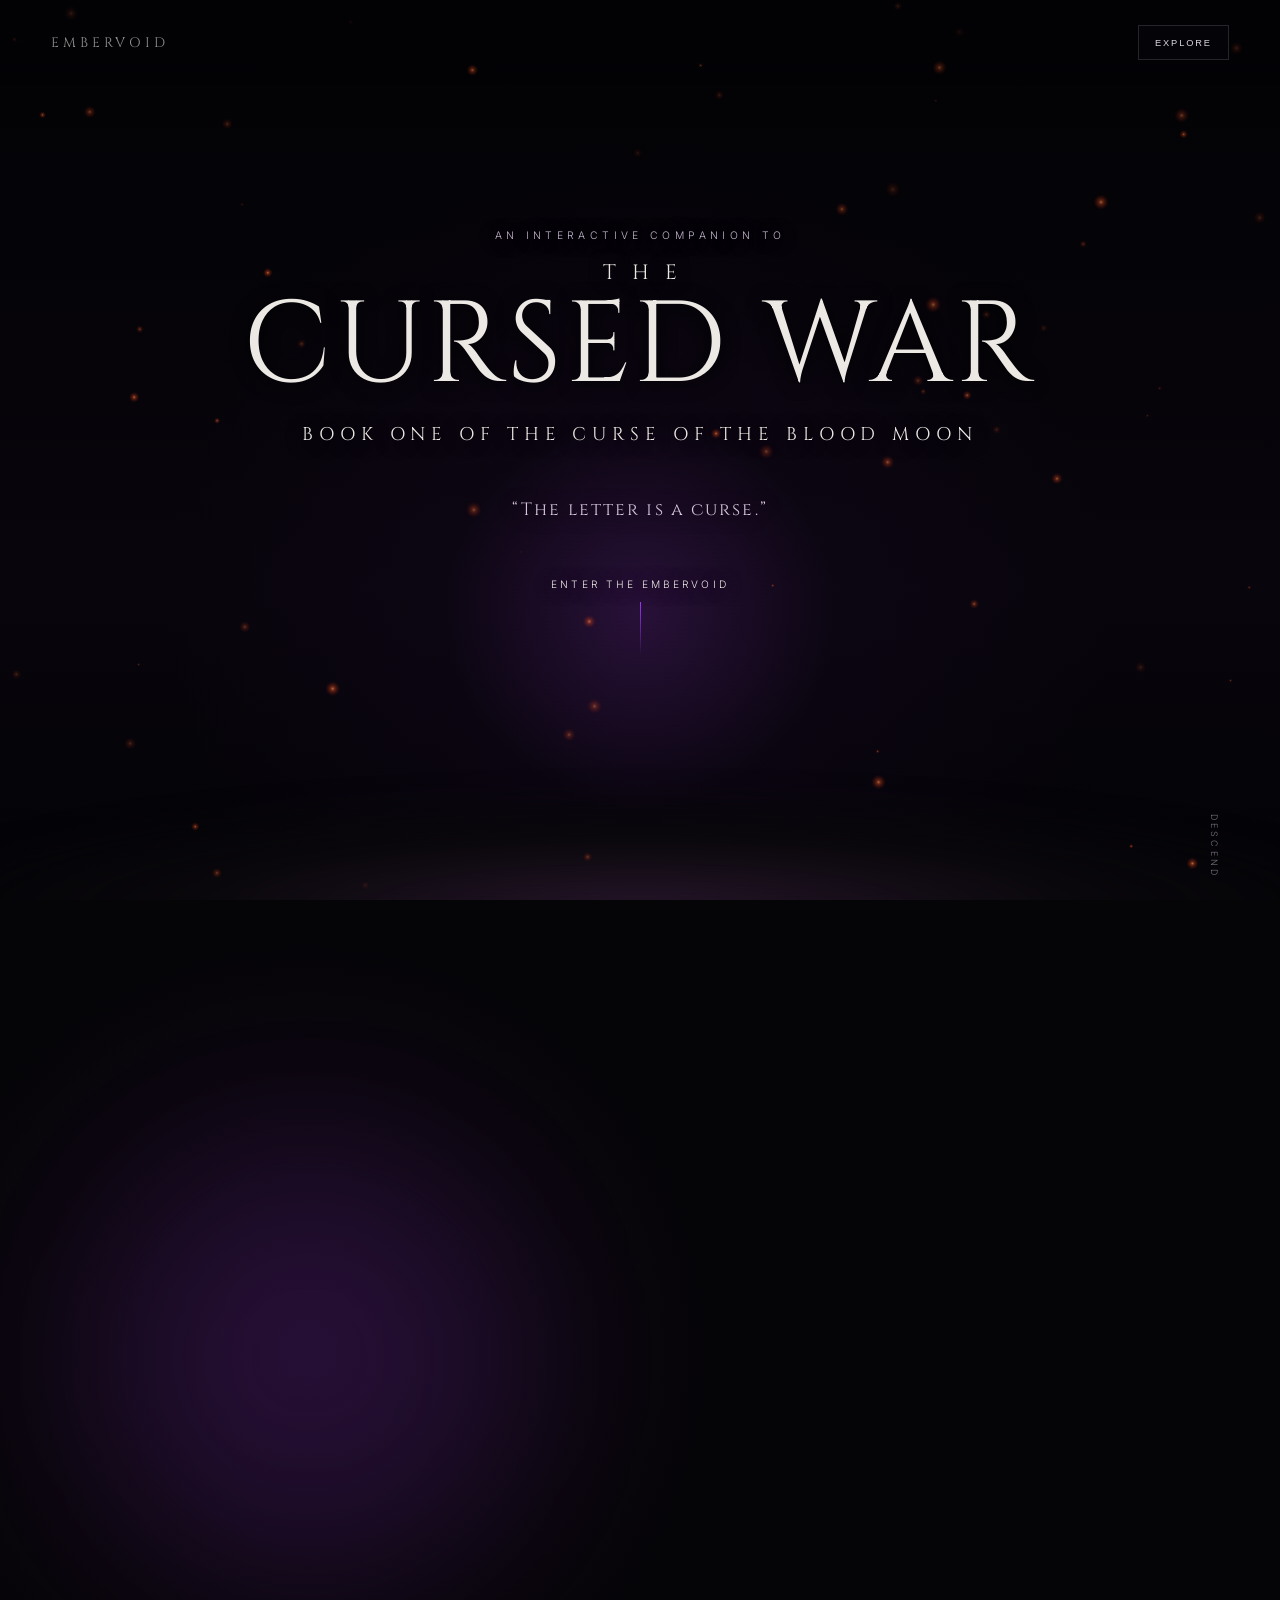
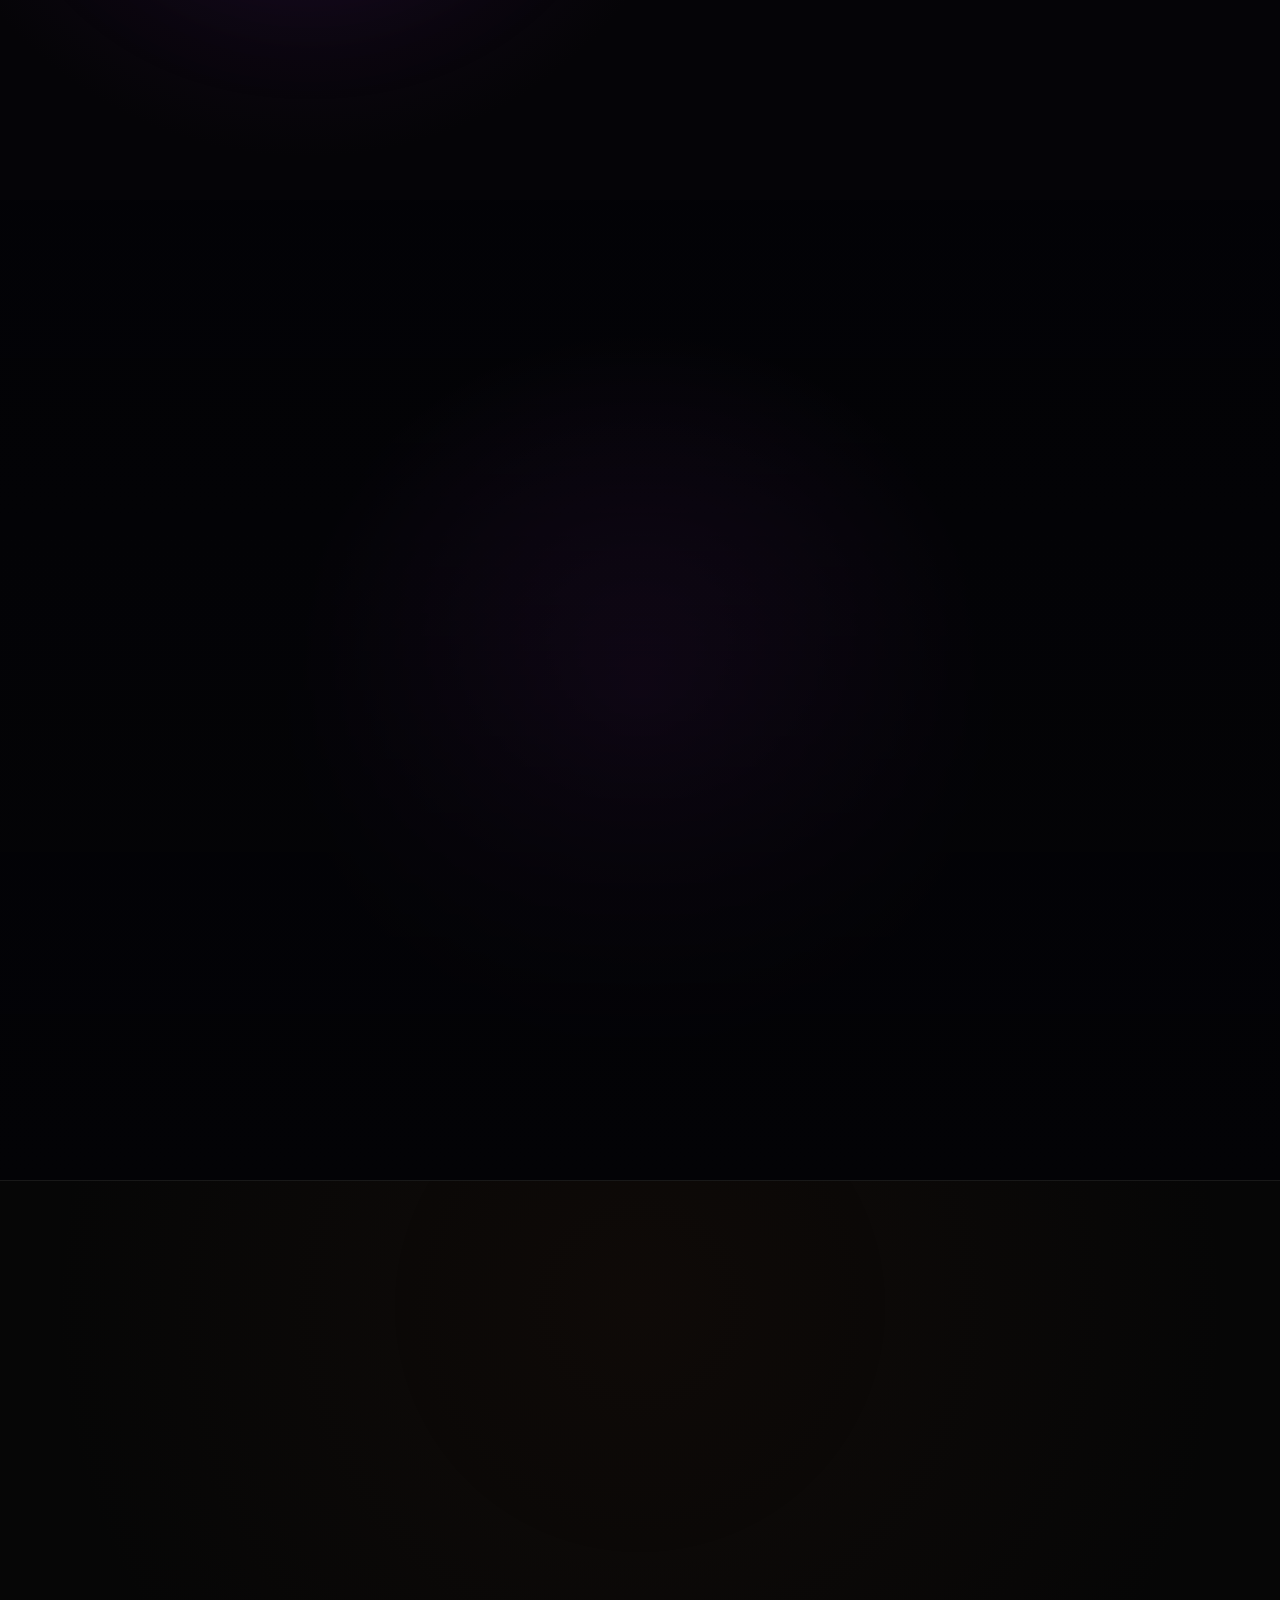
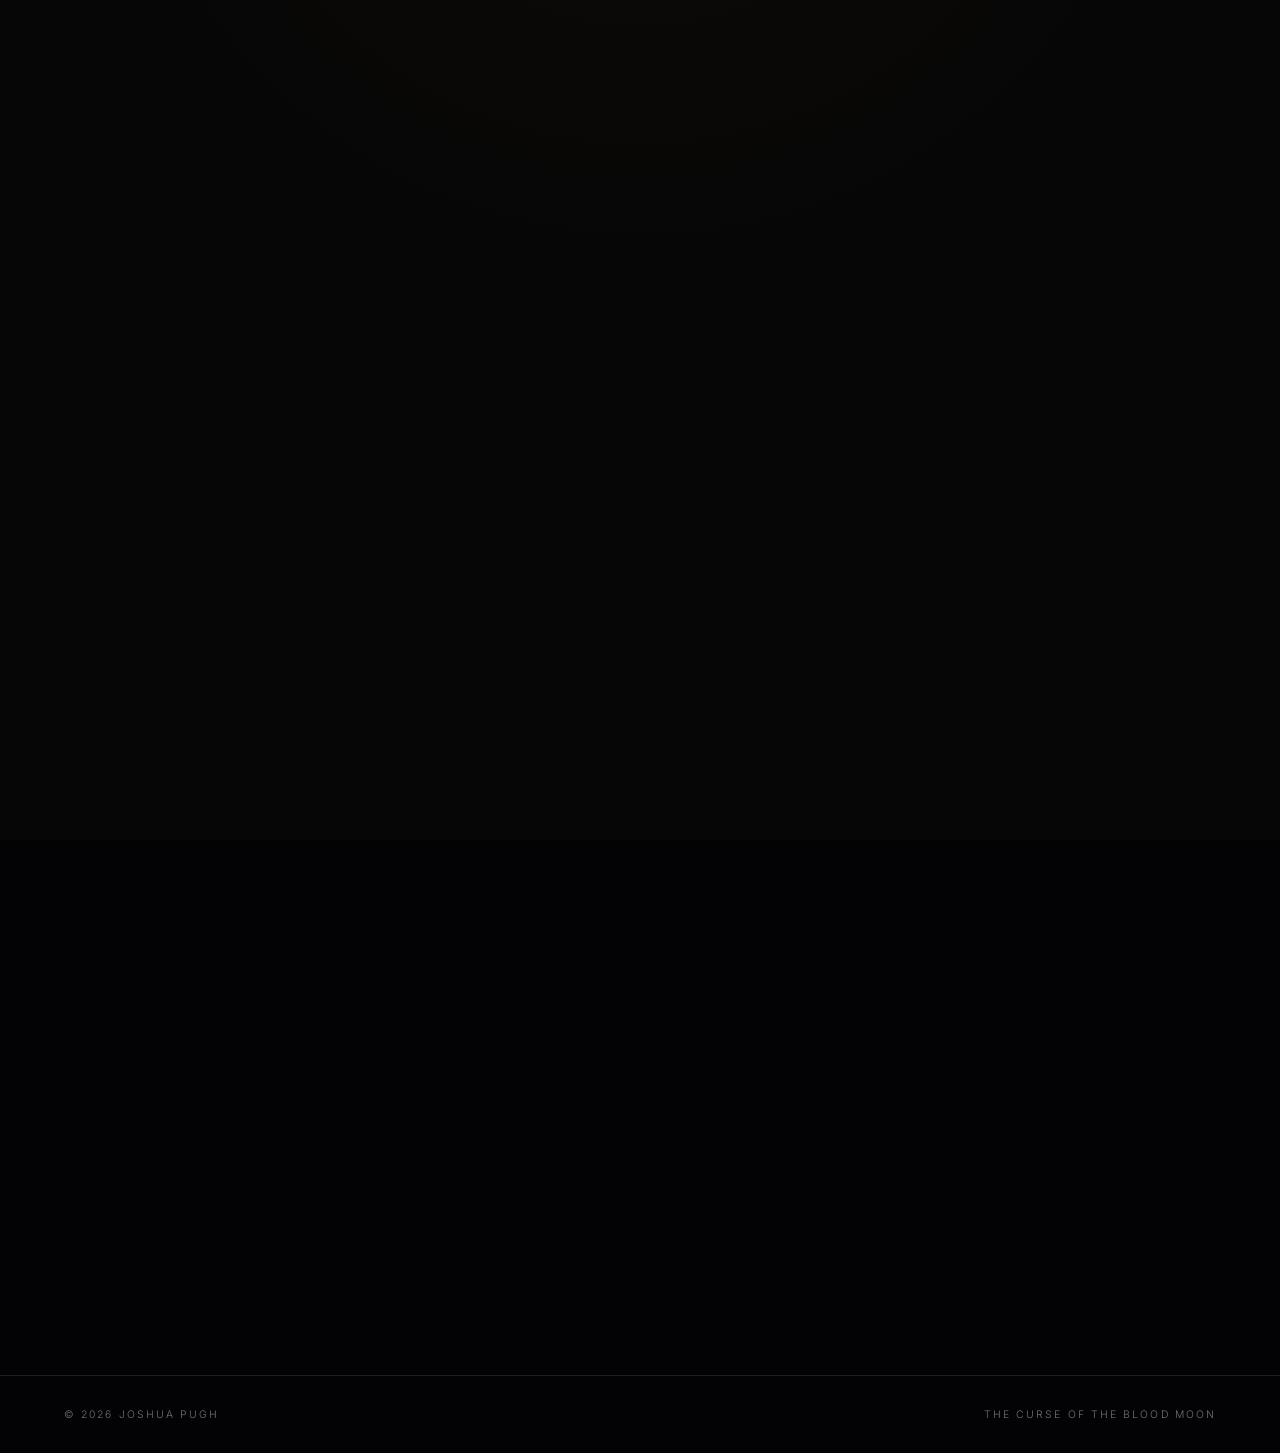
<file: index.html>
<!doctype html><html lang="en"><head><meta charset="utf-8"><meta name="viewport" content="width=device-width,initial-scale=1"><meta name="description" content="Embervoid is the interactive companion to The Cursed War, Book One of The Curse of the Blood Moon by Joshua Pugh."><title>The Cursed War | Embervoid</title><link rel="preconnect" href="https://fonts.googleapis.com"><link rel="preconnect" href="https://fonts.gstatic.com" crossorigin><link href="https://fonts.googleapis.com/css2?family=Cinzel:wght@400;500;600&family=Inter:wght@300;400;500&display=swap" rel="stylesheet"><link rel="stylesheet" href="styles.css"><link rel="stylesheet" href="home.css"></head><body><canvas id="embers" aria-hidden="true"></canvas><header class="site-header"><a class="wordmark" href="index.html" aria-label="Embervoid home">EMBERVOID</a><nav aria-label="Primary navigation"><a href="book.html">The Book</a><a href="world.html">The World</a><a href="archive.html">The Archive</a><a href="road.html">The Road</a><a href="adventures.html">Adventures</a><a href="about.html">About</a></nav></header><main><section class="void-hero" id="home"><div class="aura" aria-hidden="true"></div><div class="figure" aria-hidden="true"><div class="hood"></div><div class="flame"></div></div><div class="hero-copy"><p class="eyebrow">An interactive companion to</p><h1><span>The</span> Cursed War</h1><p class="subtitle">Book One of The Curse of the Blood Moon</p><p class="whisper">“The letter is a curse.”</p><a class="enter" href="book.html"><span>Enter the Embervoid</span><i aria-hidden="true"></i></a></div><p class="scroll-cue">Descend</p></section><section class="book-section" id="book"><div class="section-glow" aria-hidden="true"></div><div class="book-visual reveal"><div class="cover-halo" aria-hidden="true"></div><img src="assets/book-cover.jpg" alt="Cover of The Cursed War: The Curse of the Blood Moon"></div><div class="book-copy reveal"><p class="eyebrow">Book One</p><h2>A promise carried<br>through a cursed war.</h2><p>Seven years after a king died in his arms, Garrett still carries the weight of a promise across a continent fractured by old hatred. But some wars do not end. They sleep—until the blood runs again.</p><a class="text-link" href="book.html">Discover the book <span>→</span></a></div></section><section class="letter-section"><div class="letter-card reveal"><p class="eyebrow">A fragment from the dark</p><blockquote>“You carry a burden. It poisons your path. Even now, it claws at your sleep.”</blockquote><div class="violet-rule"></div><p class="letter-note">A sealed letter. A promise between brothers. A voice waiting in the dark.</p></div></section><section class="portal-section"><div class="portal-intro reveal"><p class="eyebrow">Paths through the Embervoid</p><h2>The world extends beyond the page.</h2><p>Enter only as far as you wish. The deeper paths hold lore, recovered campaign artifacts, disputed history, and stories that can be played.</p></div><div class="portal-grid"><a class="portal-card reveal" href="world.html"><span>01</span><h3>The World</h3><p>Kingdoms, places, roads, and the scars left behind by old wars.</p></a><a class="portal-card reveal" href="archive.html"><span>02</span><h3>The Archive</h3><p>Gods, calendars, observances, and recovered fragments of Gursol.</p></a><a class="portal-card reveal" href="road.html"><span>03</span><h3>A Word from the Road</h3><p>Bhalmuck’s wisdom, complaints, journal fragments, and unreliable history.</p></a><a class="portal-card reveal" href="adventures.html"><span>04</span><h3>Adventures</h3><p>Playable stories recovered from the campaign that began it all.</p></a></div></section><section class="home-author reveal"><div><p class="eyebrow">Behind the worlds</p><h2>I’m Joshua Pugh.</h2><p>Diesel technician, software developer, writer, and lifelong builder of stories, systems, games, and worlds.</p><a class="text-link" href="about.html">Beyond the page <span>→</span></a></div></section></main><footer><span>© <span id="year"></span> Joshua Pugh</span><span>The Curse of the Blood Moon</span></footer><script src="script.js"></script></body></html>
</file>
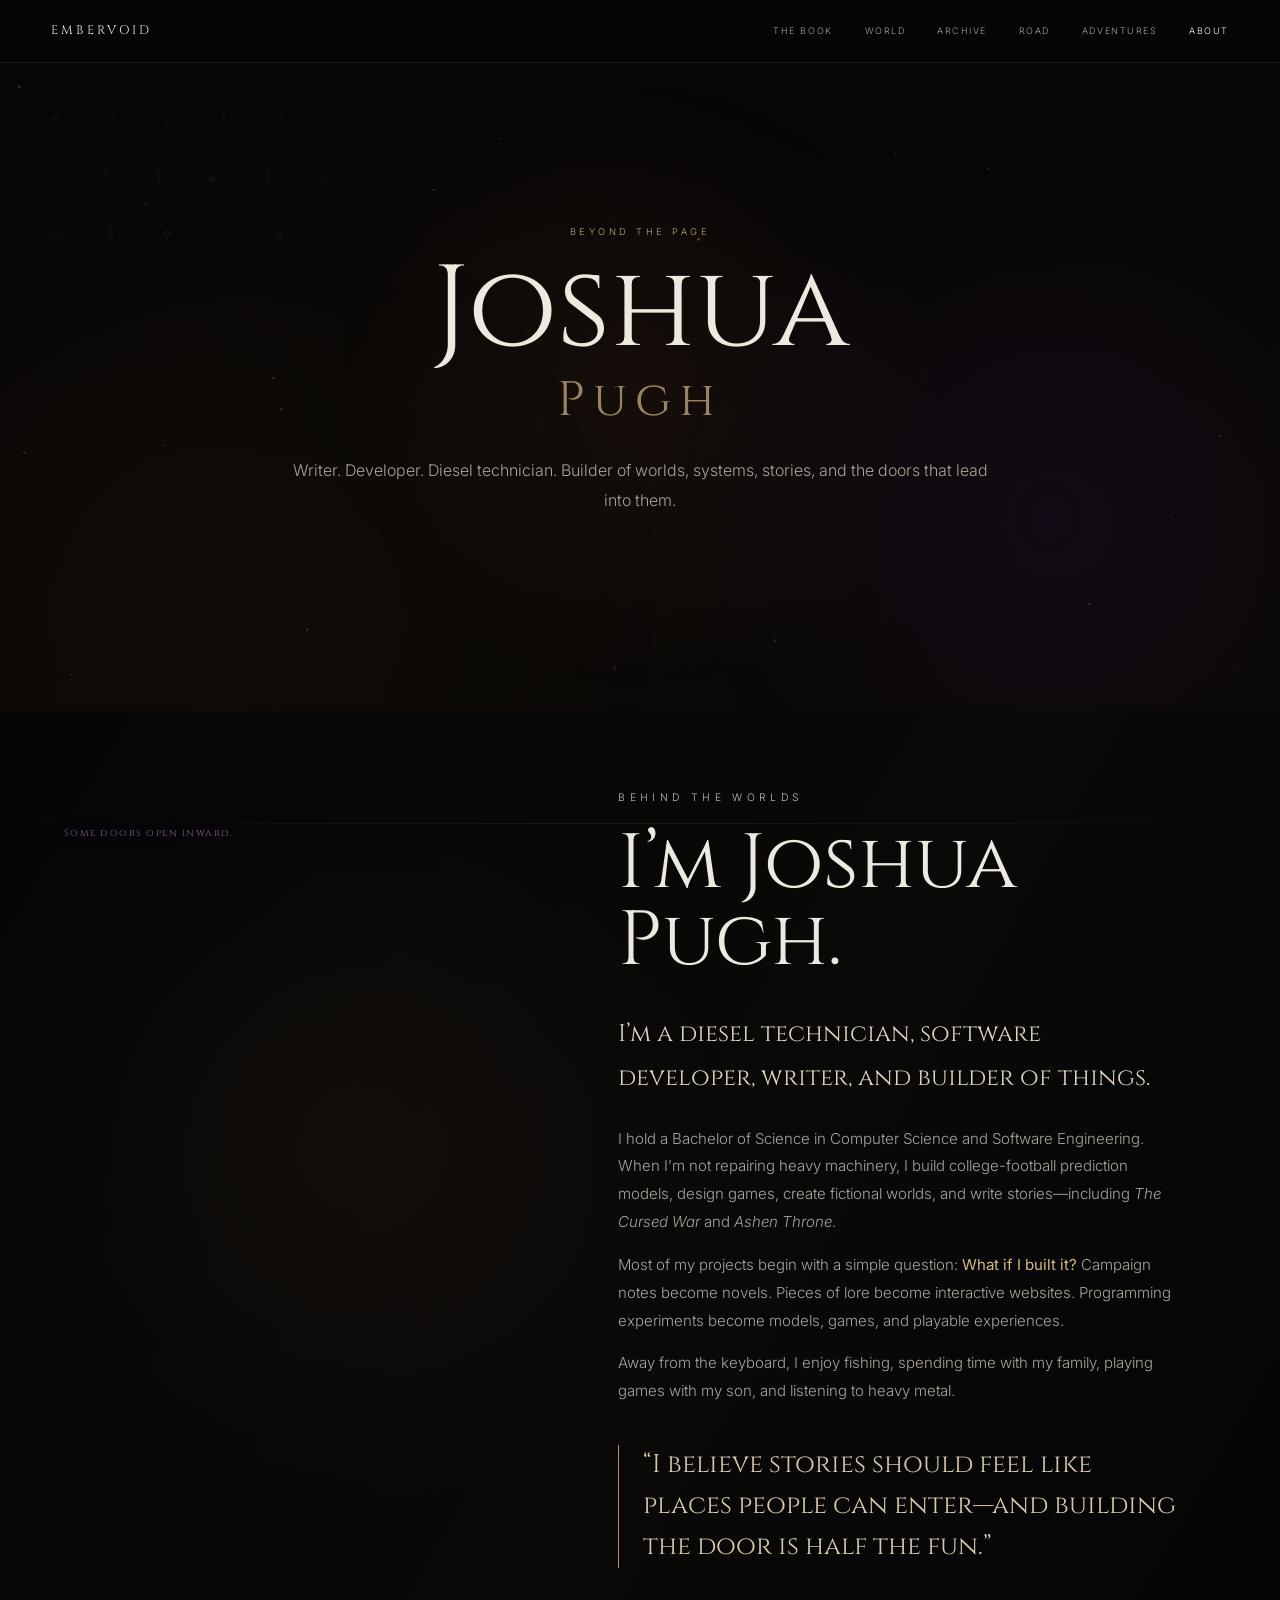
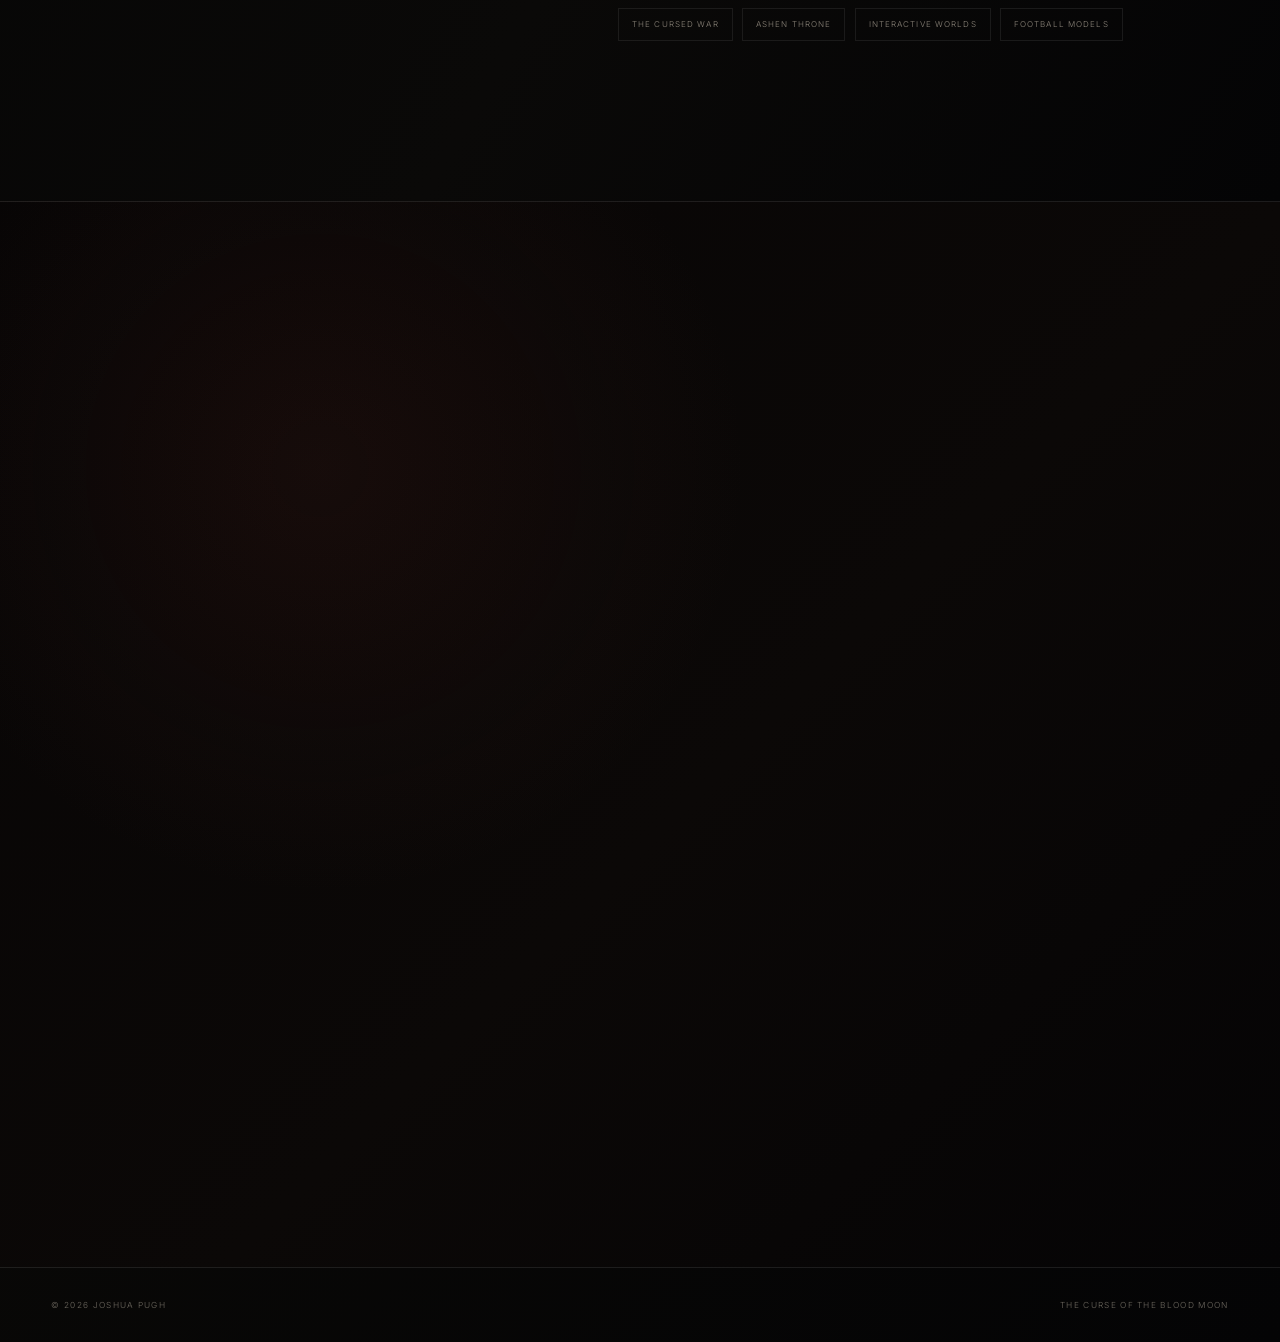
<file: about.html>
<!doctype html><html lang="en"><head><meta charset="utf-8"><meta name="viewport" content="width=device-width,initial-scale=1"><meta name="description" content="About Joshua Pugh, author and builder of Embervoid."><title>About Joshua | Embervoid</title><link rel="preconnect" href="https://fonts.googleapis.com"><link rel="preconnect" href="https://fonts.gstatic.com" crossorigin><link href="https://fonts.googleapis.com/css2?family=Cinzel:wght@400;500&family=Inter:wght@300;400&display=swap" rel="stylesheet"><link rel="stylesheet" href="styles.css"><link rel="stylesheet" href="ember-pages.css"><link rel="stylesheet" href="about-projects.css"></head><body><canvas id="page-embers" aria-hidden="true"></canvas><header class="page-header"><a class="brand" href="index.html">EMBERVOID</a><nav aria-label="Primary"><a href="book.html">The Book</a><a href="world.html">World</a><a href="archive.html">Archive</a><a href="road.html">Road</a><a href="adventures.html">Adventures</a><a href="about.html" aria-current="page">About</a></nav></header><main class="page-main"><section class="page-hero"><div><p class="eyebrow">Beyond the page</p><h1>Joshua<span>Pugh</span></h1><p>Writer. Developer. Diesel technician. Builder of worlds, systems, stories, and the doors that lead into them.</p></div></section><section class="author-section archive-section"><div class="author-photo reveal"><img src="assets/joshua-pugh-fishing.jpeg" alt="Joshua Pugh fishing at the edge of a lake"><div class="author-photo-caption"><span>Writer</span><span>Developer</span><span>Builder</span></div></div><div class="author-copy reveal"><p class="eyebrow">Behind the worlds</p><h2>I’m Joshua Pugh.</h2><p class="author-lead">I’m a diesel technician, software developer, writer, and builder of things.</p><p>I hold a Bachelor of Science in Computer Science and Software Engineering. When I’m not repairing heavy machinery, I build college-football prediction models, design games, create fictional worlds, and write stories—including <em>The Cursed War</em> and <em>Ashen Throne</em>.</p><p>Most of my projects begin with a simple question: <strong>What if I built it?</strong> Campaign notes become novels. Pieces of lore become interactive websites. Programming experiments become models, games, and playable experiences.</p><p>Away from the keyboard, I enjoy fishing, spending time with my family, playing games with my son, and listening to heavy metal.</p><blockquote>“I believe stories should feel like places people can enter—and building the door is half the fun.”</blockquote><div class="author-projects"><span>The Cursed War</span><span>Ashen Throne</span><span>Interactive Worlds</span><span>Football Models</span></div></div></section><section class="other-projects"><div class="section-intro reveal"><p class="section-eyebrow">Other worlds and systems</p><h2>Explore More of What I’ve Built</h2><p>Some projects begin with stories. Others begin with numbers. All of them begin with the urge to build something worth exploring.</p></div><div class="project-showcase"><a class="project-card ashen-project reveal" href="https://ashenthronetcg.com/" target="_blank" rel="noopener noreferrer"><span class="project-kind">From the world of Gursol</span><h3>Ashen Throne</h3><p>A strategy card game connected to the same world as <em>The Cursed War</em>. Discover another path into Gursol through factions, conflict, and the struggle for power.</p><strong>Enter Ashen Throne <span aria-hidden="true">↗</span></strong></a><a class="project-card cfp-project reveal" href="https://cfpadvantage.com/" target="_blank" rel="noopener noreferrer"><span class="project-kind">College football analytics</span><h3>CFP Advantage</h3><p>A college-football modeling and analytics project built to explore teams, matchups, predictions, and the numbers beneath the game.</p><strong>Explore CFP Advantage <span aria-hidden="true">↗</span></strong></a></div></section></main><footer class="page-footer"><span>© <span data-year></span> Joshua Pugh</span><span>The Curse of the Blood Moon</span></footer><script src="ember-pages.js"></script><script src="subpages.js"></script></body></html>
</file>
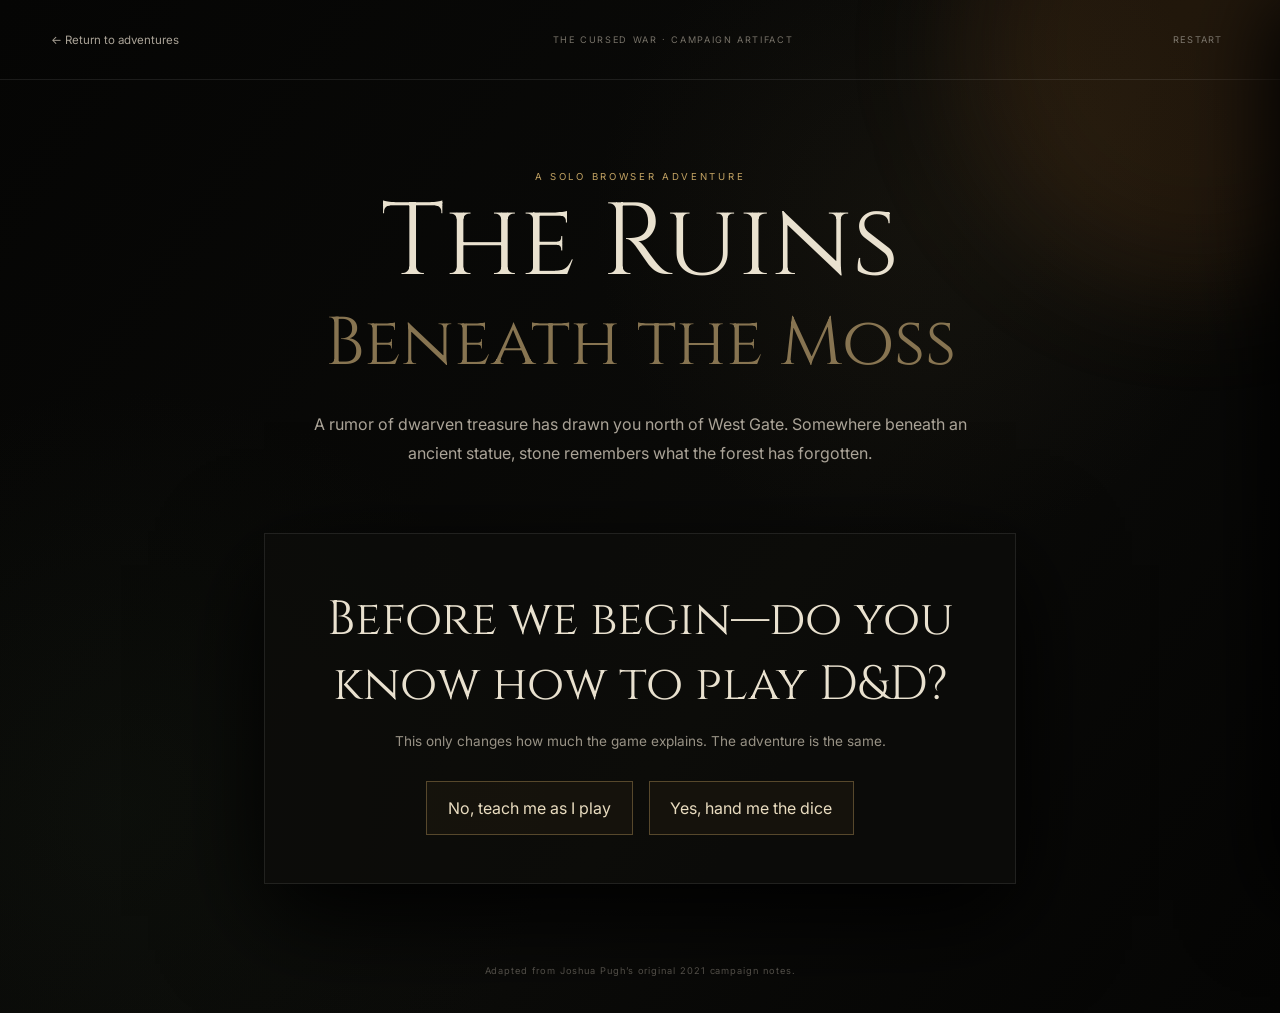
<file: adventure.html>
<!doctype html>
<html lang="en">
<head>
  <meta charset="utf-8">
  <meta name="viewport" content="width=device-width, initial-scale=1">
  <meta name="description" content="Play The Ruins Beneath the Moss, a short solo adventure from the campaign that inspired The Cursed War.">
  <title>The Ruins Beneath the Moss | The Cursed War</title>
  <link rel="preconnect" href="https://fonts.googleapis.com">
  <link rel="preconnect" href="https://fonts.gstatic.com" crossorigin>
  <link href="https://fonts.googleapis.com/css2?family=Cinzel:wght@400;500;600&family=Inter:wght@300;400;500&display=swap" rel="stylesheet">
  <link rel="stylesheet" href="adventure.css">
  <link rel="stylesheet" href="adventure-expansion.css">
</head>
<body>
  <div class="torch-glow" aria-hidden="true"></div>
  <header class="game-header">
    <a href="adventures.html" class="back-link">← Return to adventures</a>
    <p>The Cursed War · Campaign Artifact</p>
    <button id="restart" class="quiet-button" type="button">Restart</button>
  </header>

  <main class="game-shell">
    <section id="welcome-screen" class="setup-screen">
      <p class="eyebrow">A solo browser adventure</p>
      <h1>The Ruins<br><span>Beneath the Moss</span></h1>
      <p class="opening">A rumor of dwarven treasure has drawn you north of West Gate. Somewhere beneath an ancient statue, stone remembers what the forest has forgotten.</p>
      <div class="knowledge-card">
        <h2>Before we begin—do you know how to play D&amp;D?</h2>
        <p>This only changes how much the game explains. The adventure is the same.</p>
        <div class="setup-actions">
          <button type="button" data-experience="new">No, teach me as I play</button>
          <button type="button" data-experience="veteran">Yes, hand me the dice</button>
        </div>
      </div>
      <button type="button" id="continue-save" class="continue-save" hidden>Continue saved adventure</button>
    </section>

    <section id="character-screen" class="setup-screen" hidden>
      <p class="eyebrow">Choose your explorer</p>
      <h2>Who approaches the statue?</h2>
      <p class="screen-copy">Choose a ready-made adventurer, or give one of them your own name. Each finds a different path through the ruins.</p>
      <div class="character-grid" id="character-grid"></div>
      <div class="name-character">
        <label for="character-name">Explorer’s name <span>(optional)</span></label>
        <input id="character-name" maxlength="22" autocomplete="off" placeholder="Enter a name">
      </div>
    </section>

    <section id="game-screen" hidden>
      <aside class="character-sheet">
        <div class="portrait-rune" id="portrait-rune">ᚦ</div>
        <p class="eyebrow" id="hero-class">Dwarven Delver</p>
        <h2 id="hero-name">Branna Stonehand</h2>
        <div class="vitals">
          <div><span>Health</span><strong id="health">10</strong></div>
          <div><span>Armor</span><strong id="armor">12</strong></div>
          <div><span>Light</span><strong id="light">5</strong></div>
          <div><span>Supplies</span><strong id="supplies">3</strong></div>
        </div>
        <div class="condition" id="condition"><span>Condition</span><strong>Healthy</strong></div>
        <div class="abilities" id="abilities"></div>
        <div class="clue-box">
          <span>Recovered clues</span>
          <ul id="clue-list"><li>None yet</li></ul>
        </div>
        <button id="journal-toggle" class="journal-toggle" type="button" aria-expanded="false">Open journey log</button>
      </aside>

      <article class="story-panel">
        <div class="location-line"><span id="chapter-number">I</span><p id="location">The Road North</p></div>
        <h1 id="scene-title">A Rumor in West Gate</h1>
        <div id="tutorial" class="tutorial" hidden></div>
        <div id="story-text" class="story-text"></div>
        <div id="roll-stage" class="roll-stage" hidden aria-live="polite">
          <button id="game-die" class="game-die" type="button" aria-label="Roll the twenty-sided die"><span id="game-roll">20</span></button>
          <div>
            <p id="roll-formula">Roll + bonus against the difficulty</p>
            <strong id="roll-verdict">Click the die to roll</strong>
          </div>
        </div>
        <div id="choices" class="choices"></div>
      </article>
    </section>

    <aside id="journal" class="journal" aria-hidden="true">
      <button id="journal-close" type="button" aria-label="Close journey log">×</button>
      <p class="eyebrow">Journey log</p>
      <h2>What the stone remembers</h2>
      <ol id="journal-entries"></ol>
    </aside>
  </main>

  <footer>Adapted from Joshua Pugh’s original 2021 campaign notes.</footer>
  <script src="adventure.js"></script>
</body>
</html>
</file>
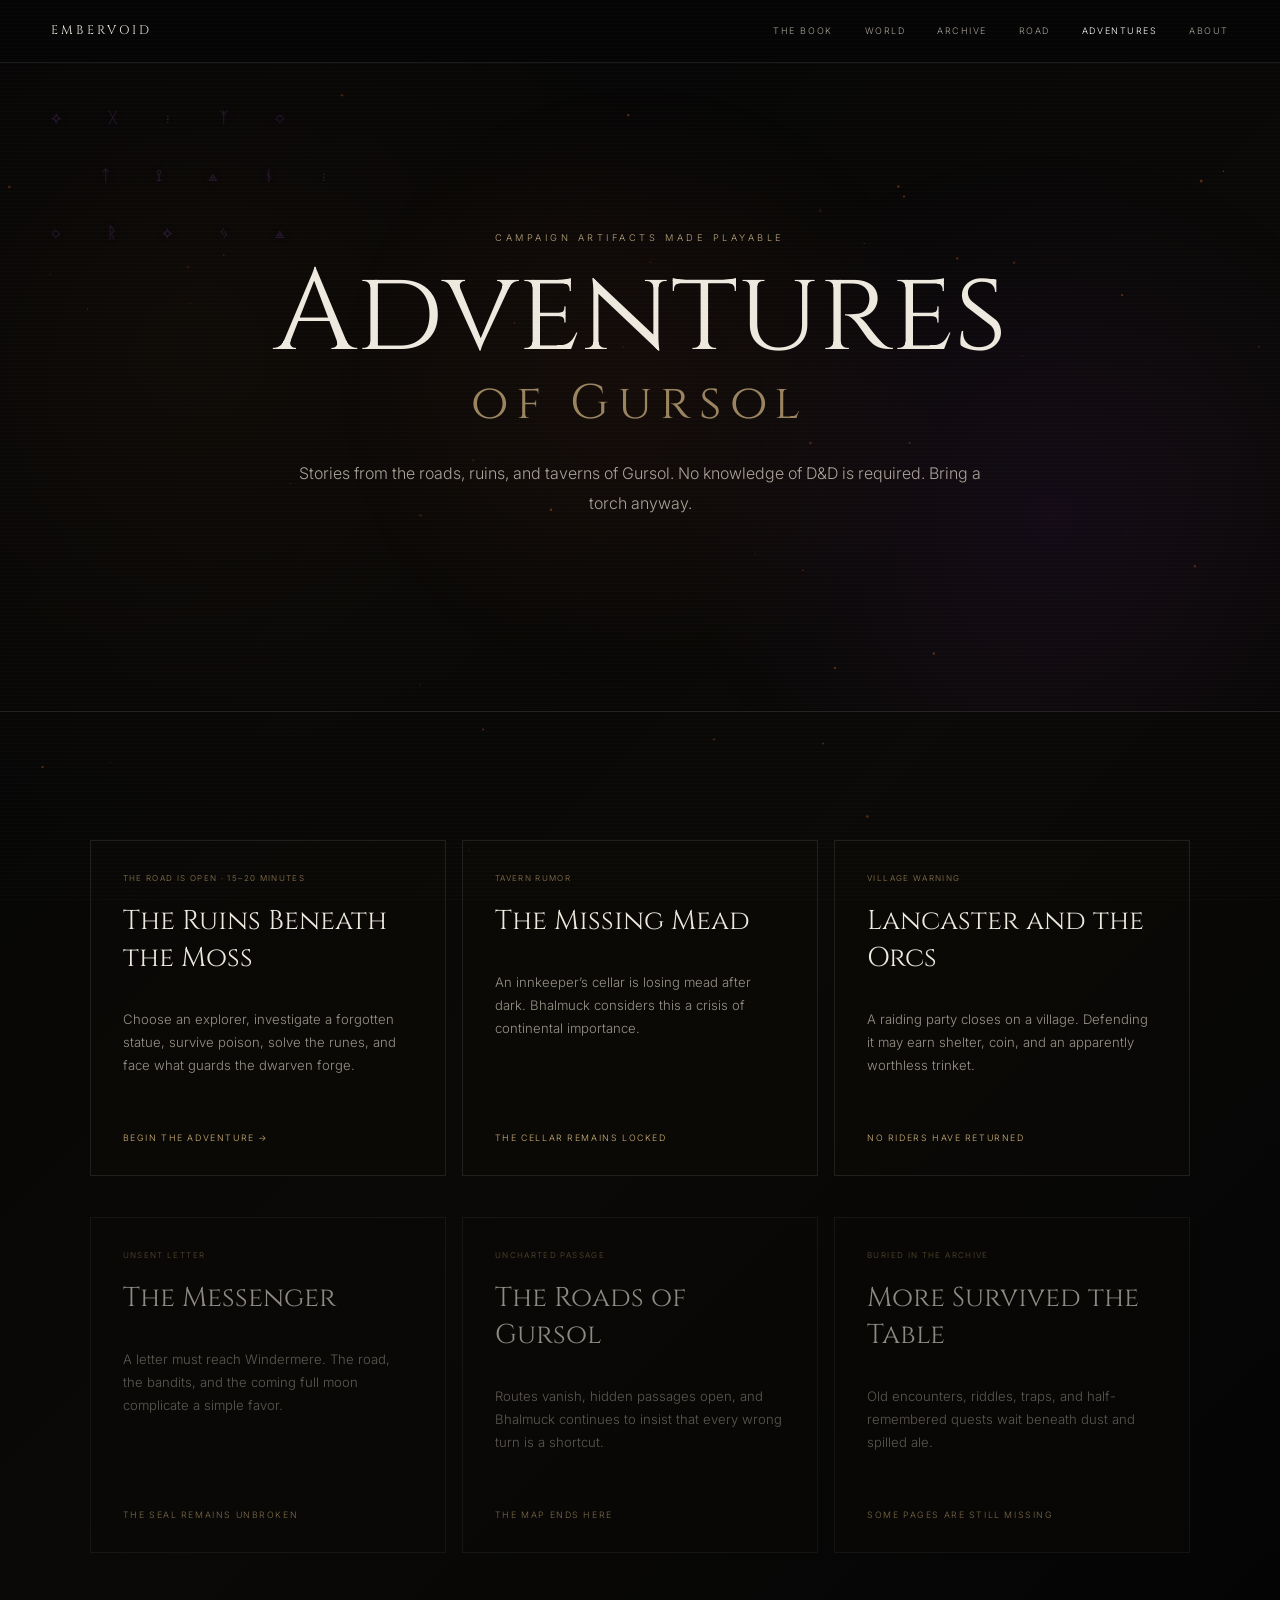
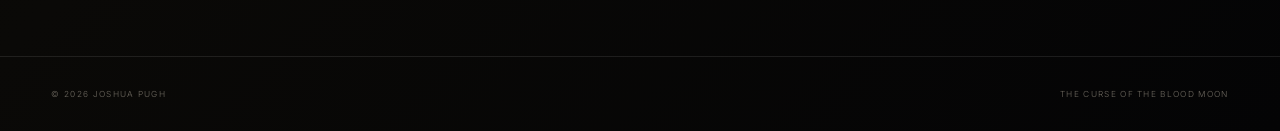
<file: adventures.html>
<!doctype html><html lang="en"><head><meta charset="utf-8"><meta name="viewport" content="width=device-width,initial-scale=1"><meta name="description" content="Playable stories adapted from the campaign that first gave birth to Gursol."><title>Adventures | Embervoid</title><link rel="preconnect" href="https://fonts.googleapis.com"><link rel="preconnect" href="https://fonts.gstatic.com" crossorigin><link href="https://fonts.googleapis.com/css2?family=Cinzel:wght@400;500&family=Inter:wght@300;400&display=swap" rel="stylesheet"><link rel="stylesheet" href="ember-pages.css"></head><body><canvas id="page-embers" aria-hidden="true"></canvas><header class="page-header"><a class="brand" href="index.html">EMBERVOID</a><nav aria-label="Primary"><a href="book.html">The Book</a><a href="world.html">World</a><a href="archive.html">Archive</a><a href="road.html">Road</a><a href="adventures.html" aria-current="page">Adventures</a><a href="about.html">About</a></nav></header><main class="page-main"><section class="page-hero"><div><p class="eyebrow">Campaign artifacts made playable</p><h1>Adventures<span>of Gursol</span></h1><p>Stories from the roads, ruins, and taverns of Gursol. No knowledge of D&amp;D is required. Bring a torch anyway.</p></div></section><section class="content-section"><div class="card-grid"><article class="lore-card reveal"><span class="card-status">The road is open · 15–20 minutes</span><h3>The Ruins Beneath the Moss</h3><p>Choose an explorer, investigate a forgotten statue, survive poison, solve the runes, and face what guards the dwarven forge.</p><a class="card-link" href="adventure.html">Begin the adventure →</a></article><article class="lore-card locked reveal"><span class="card-status">Tavern rumor</span><h3>The Missing Mead</h3><p>An innkeeper’s cellar is losing mead after dark. Bhalmuck considers this a crisis of continental importance.</p><span class="card-link">The cellar remains locked</span></article><article class="lore-card locked reveal"><span class="card-status">Village warning</span><h3>Lancaster and the Orcs</h3><p>A raiding party closes on a village. Defending it may earn shelter, coin, and an apparently worthless trinket.</p><span class="card-link">No riders have returned</span></article><article class="lore-card locked reveal"><span class="card-status">Unsent letter</span><h3>The Messenger</h3><p>A letter must reach Windermere. The road, the bandits, and the coming full moon complicate a simple favor.</p><span class="card-link">The seal remains unbroken</span></article><article class="lore-card locked reveal"><span class="card-status">Uncharted passage</span><h3>The Roads of Gursol</h3><p>Routes vanish, hidden passages open, and Bhalmuck continues to insist that every wrong turn is a shortcut.</p><span class="card-link">The map ends here</span></article><article class="lore-card locked reveal"><span class="card-status">Buried in the archive</span><h3>More Survived the Table</h3><p>Old encounters, riddles, traps, and half-remembered quests wait beneath dust and spilled ale.</p><span class="card-link">Some pages are still missing</span></article></div></section></main><footer class="page-footer"><span>© <span data-year></span> Joshua Pugh</span><span>The Curse of the Blood Moon</span></footer><script src="ember-pages.js"></script></body></html>
</file>
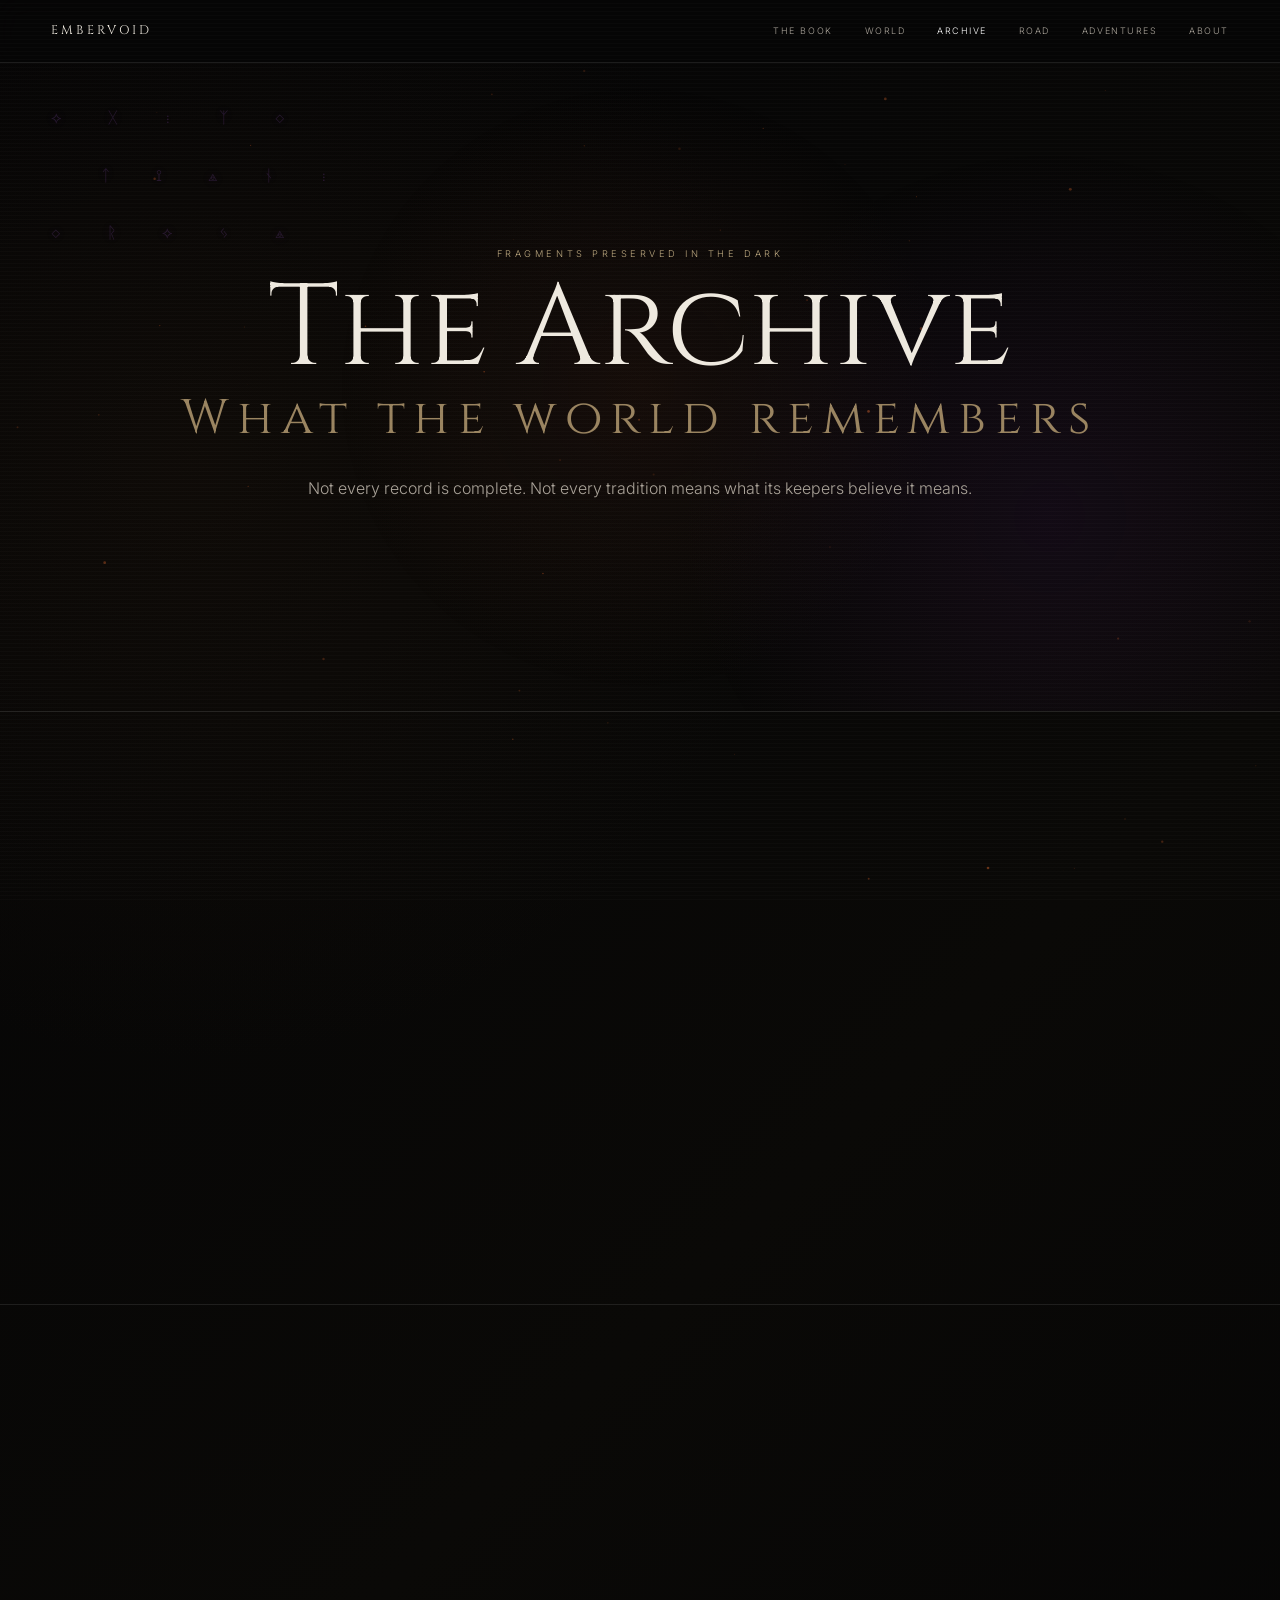
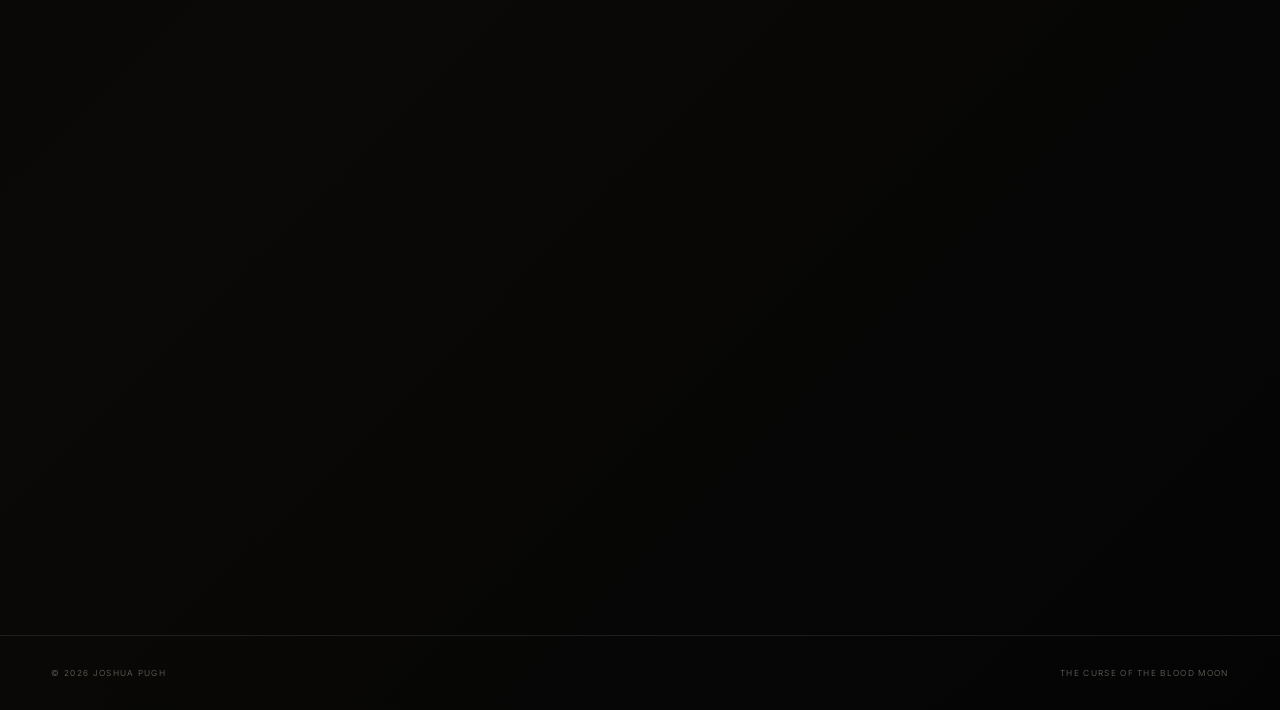
<file: archive.html>
<!doctype html><html lang="en"><head><meta charset="utf-8"><meta name="viewport" content="width=device-width,initial-scale=1"><meta name="description" content="Enter the Embervoid archive of lore, observances, and recovered documents."><title>The Archive | Embervoid</title><link rel="preconnect" href="https://fonts.googleapis.com"><link rel="preconnect" href="https://fonts.gstatic.com" crossorigin><link href="https://fonts.googleapis.com/css2?family=Cinzel:wght@400;500&family=Inter:wght@300;400&display=swap" rel="stylesheet"><link rel="stylesheet" href="ember-pages.css"></head><body><canvas id="page-embers" aria-hidden="true"></canvas><header class="page-header"><a class="brand" href="index.html">EMBERVOID</a><nav aria-label="Primary"><a href="book.html">The Book</a><a href="world.html">World</a><a href="archive.html" aria-current="page">Archive</a><a href="road.html">Road</a><a href="adventures.html">Adventures</a><a href="about.html">About</a></nav></header><main class="page-main"><section class="page-hero"><div><p class="eyebrow">Fragments preserved in the dark</p><h1>The Archive<span>What the world remembers</span></h1><p>Not every record is complete. Not every tradition means what its keepers believe it means.</p></div></section><section class="content-section"><div class="card-grid"><a class="lore-card reveal" href="calendar.html"><span class="card-status">Time and observance</span><h3>The Calendar of Gursol</h3><p>Twelve months, seven sacred days, the Full Luna, and the Last Flame.</p><span class="card-link">Open the calendar →</span></a><a class="lore-card reveal" href="gods.html"><span class="card-status">Faith and memory</span><h3>The Divine Order</h3><p>Five names remembered through prayer, oath, warning, and defiance.</p><span class="card-link">Enter the sanctuary →</span></a><a class="lore-card reveal" href="origins.html"><span class="card-status">Recovered campaign material</span><h3>From Dice to Novel</h3><p>The notes, artifact, and playable ruins that began the journey into Gursol.</p><span class="card-link">Open the campaign archive →</span></a></div></section><section class="content-section"><div class="section-intro reveal"><p class="section-eyebrow">Words that survived</p><h2>Recovered Fragments</h2><p>Scorched pages, forbidden arguments, and private thoughts—preserved long after their writers fell silent.</p></div><div class="fragment-grid"><article class="recovered-fragment reveal"><span class="fragment-seal">Second Era · Iskar Marr</span><h3>On the Making of Truth</h3><blockquote>“One lie whispered is forgotten. One lie proclaimed in a city square is considered. But one lie spread by a thousand men becomes truth.”</blockquote><small>— Iskar Marr, philosopher. Executed for treason.</small></article><article class="recovered-fragment reveal"><span class="fragment-seal">Salvaged near Vareth</span><h3>The Ash Verses</h3><blockquote>“Power is not how many kneel before your banner. Power is how long they whisper your name after you are ash.”</blockquote><small>— Fragment recovered from a shattered Vareth tablet</small></article><article class="recovered-fragment reveal"><span class="fragment-seal">Date unknown · Edges worn</span><h3>The Echo of Time</h3><blockquote>“Time doesn’t heal. It delays. It hides things in corners, wraps them in silence, lets them rot slow.”</blockquote><small>— From Garrett’s journal. Signed “G.”</small></article></div></section></main><footer class="page-footer"><span>© <span data-year></span> Joshua Pugh</span><span>The Curse of the Blood Moon</span></footer><script src="ember-pages.js"></script></body></html>
</file>
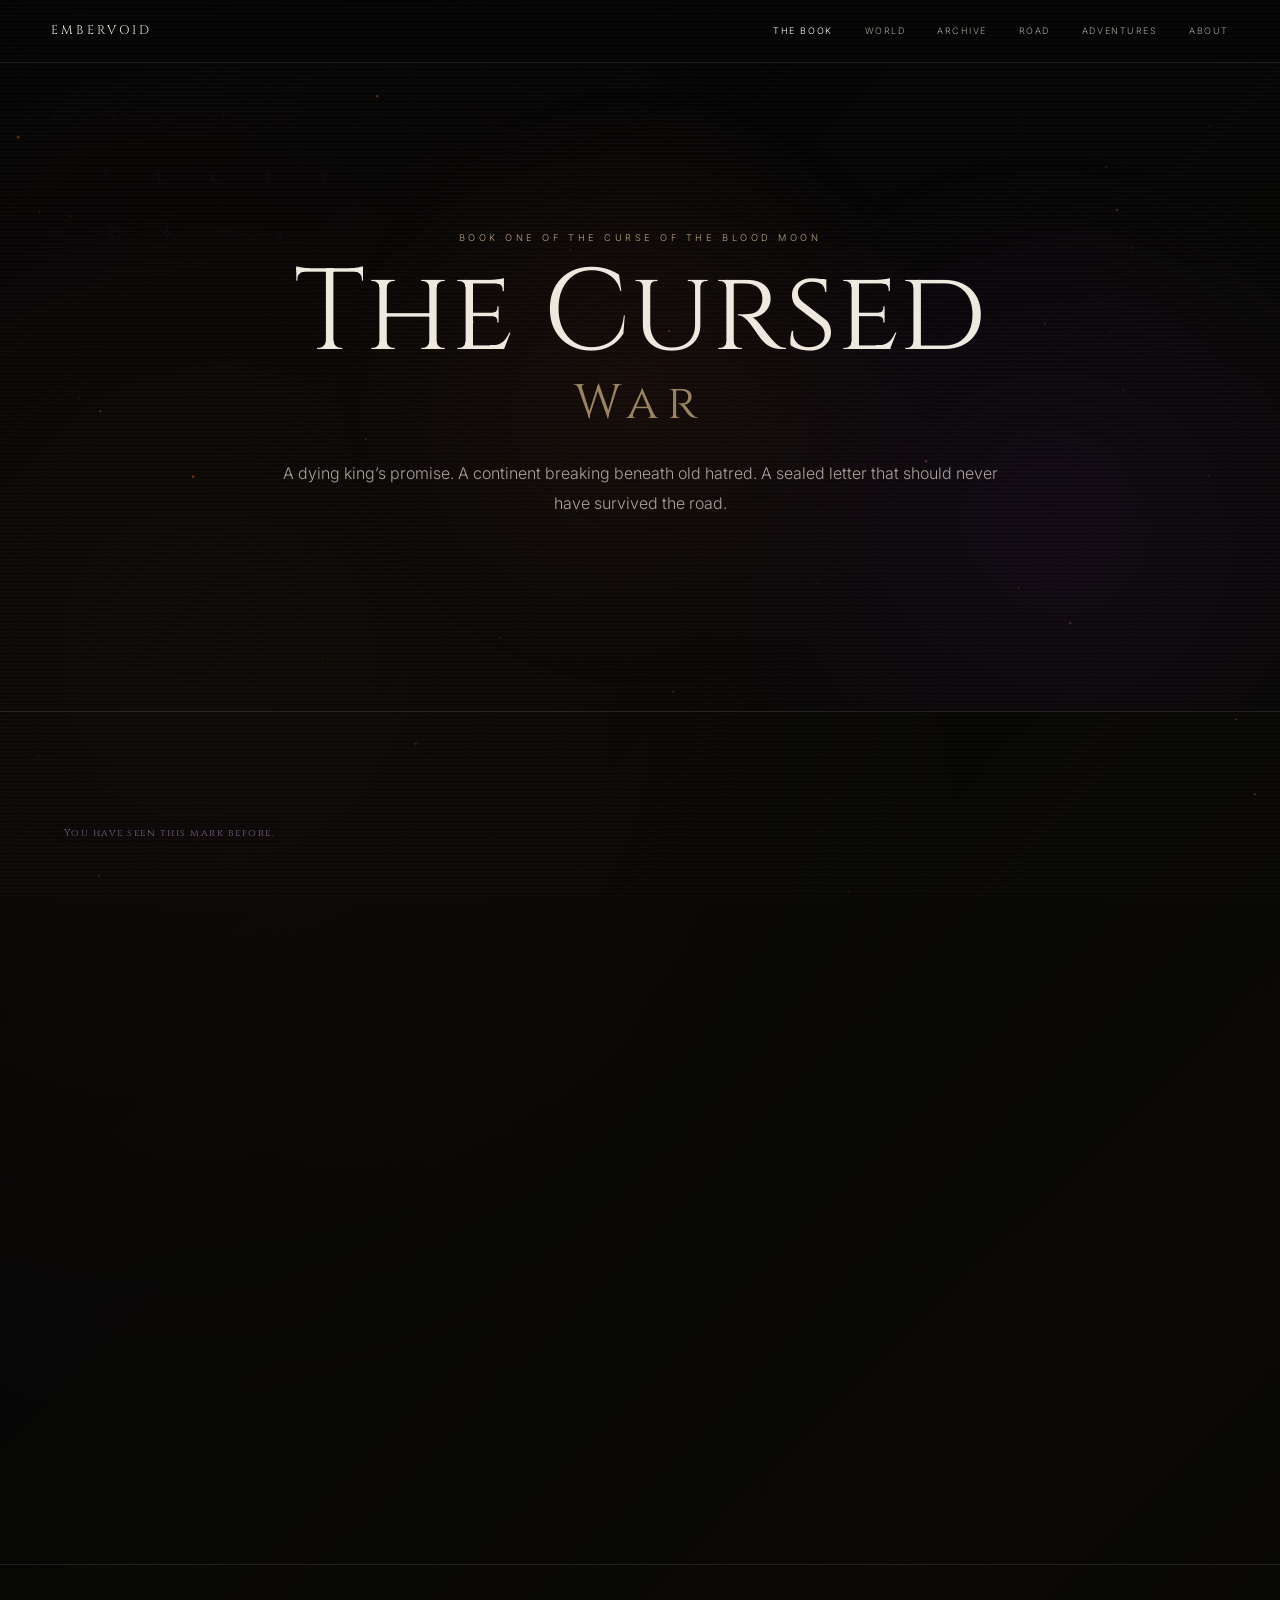
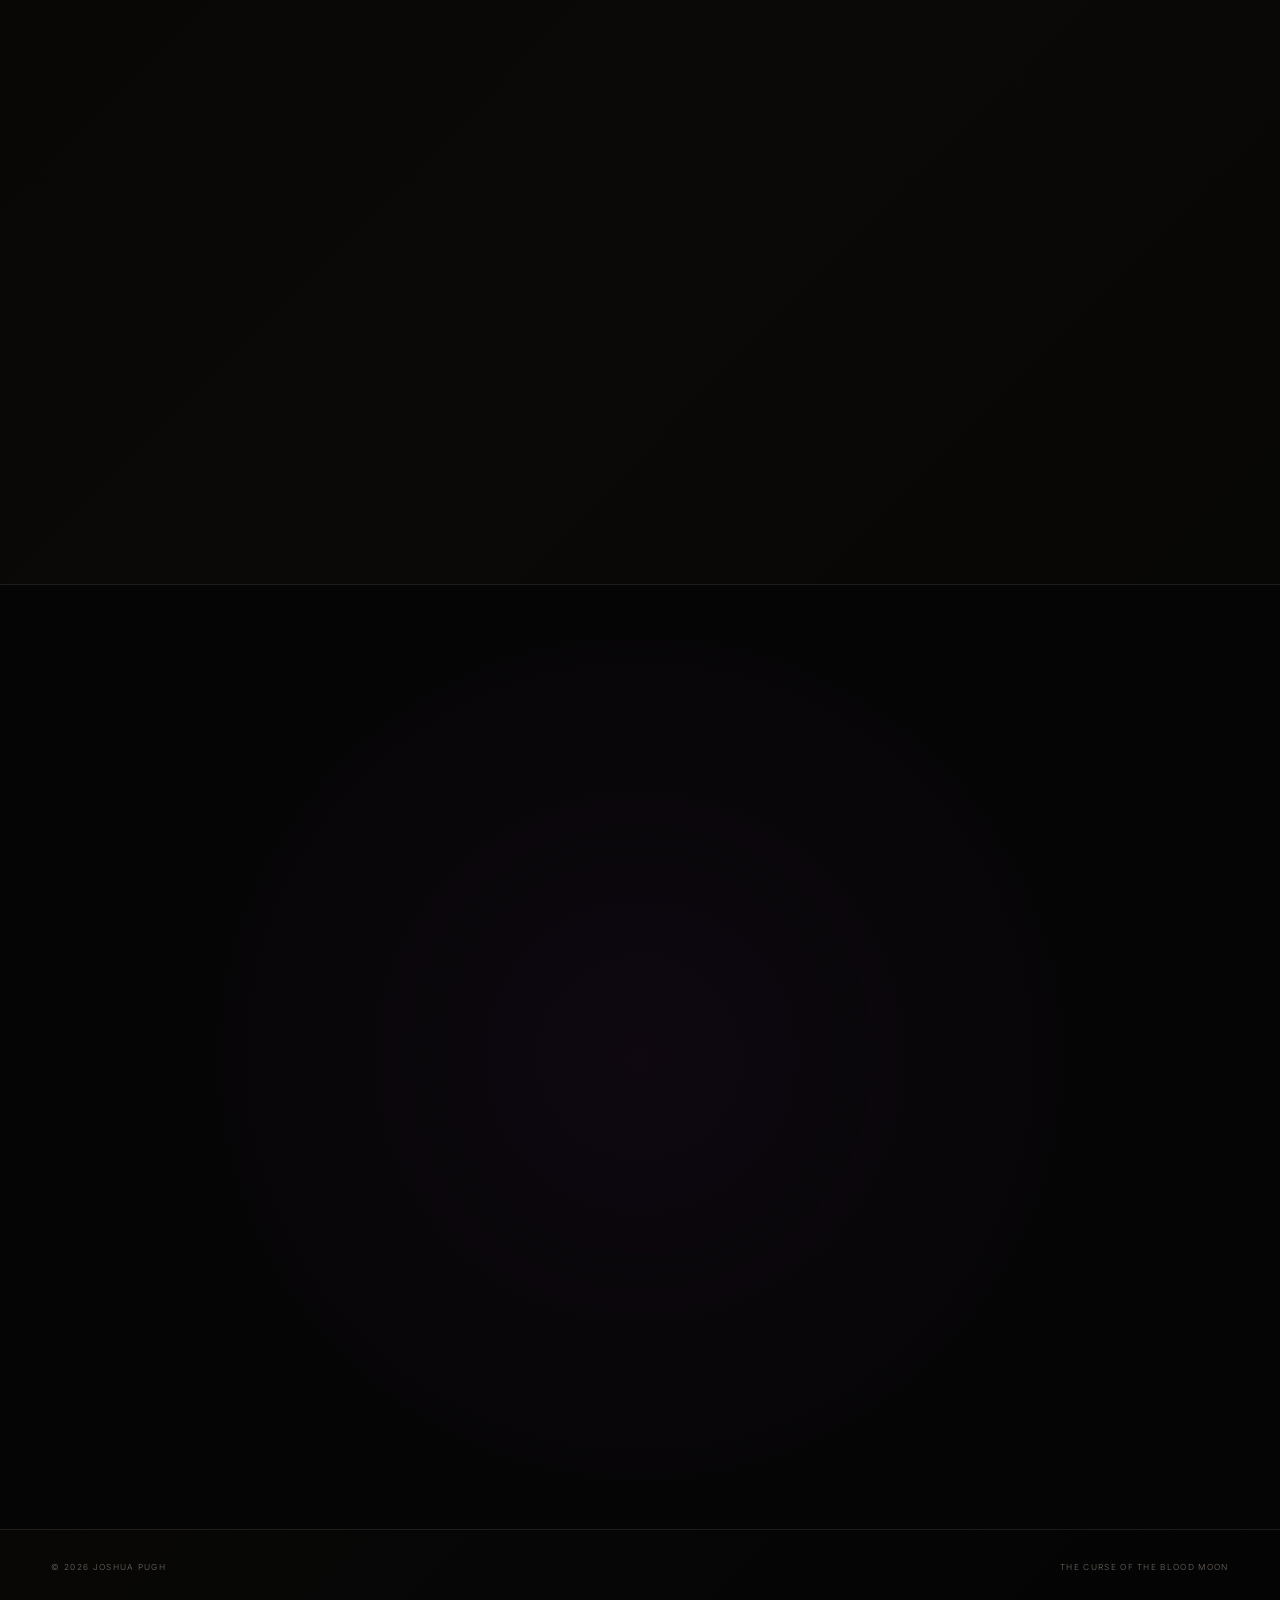
<file: book.html>
<!doctype html><html lang="en"><head><meta charset="utf-8"><meta name="viewport" content="width=device-width,initial-scale=1"><meta name="description" content="Discover The Cursed War, Book One of The Curse of the Blood Moon."><title>The Book | Embervoid</title><link rel="preconnect" href="https://fonts.googleapis.com"><link rel="preconnect" href="https://fonts.gstatic.com" crossorigin><link href="https://fonts.googleapis.com/css2?family=Cinzel:wght@400;500&family=Inter:wght@300;400&display=swap" rel="stylesheet"><link rel="stylesheet" href="ember-pages.css"></head><body><canvas id="page-embers" aria-hidden="true"></canvas><header class="page-header"><a class="brand" href="index.html">EMBERVOID</a><nav aria-label="Primary"><a href="book.html" aria-current="page">The Book</a><a href="world.html">World</a><a href="archive.html">Archive</a><a href="road.html">Road</a><a href="adventures.html">Adventures</a><a href="about.html">About</a></nav></header><main class="page-main"><section class="page-hero"><div><p class="eyebrow">Book One of The Curse of the Blood Moon</p><h1>The Cursed<span>War</span></h1><p>A dying king’s promise. A continent breaking beneath old hatred. A sealed letter that should never have survived the road.</p></div></section><section class="content-section split-feature"><div class="feature-cover reveal"><img src="assets/book-cover.jpg" alt="Cover of The Cursed War"></div><div class="feature-copy reveal"><p class="section-eyebrow">The premise</p><h2>Some wars do not end.</h2><p>Seven years after King Eldric died in his arms, Garrett still carries the weight of the promise he made. Now Rainwynn marches against Kentmore, old loyalties are failing, and something beneath the conflict has begun to stir.</p><p><em>The Cursed War</em> is the first book in <em>The Curse of the Blood Moon</em>, an epic fantasy series about memory, vengeance, loyalty, and the dangerous stories nations tell themselves.</p></div></section><section class="content-section"><div class="quote-monument reveal"><p class="section-eyebrow">From the Embervoid</p><blockquote>“You carry a burden. It poisons your path. Even now, it claws at your sleep.”</blockquote><small>— From Chapter Three</small></div></section><section class="beautiful-lines"><div class="section-intro reveal"><p class="section-eyebrow">Lines that linger</p><h2>Echoes from the Road</h2><p>Words carried out of the fire, the silence, and the long roads between kingdoms.</p></div><div class="line-gallery"><article class="beautiful-line reveal"><blockquote>“The world slowed and time unraveled.”</blockquote><small>— Chapter Three</small></article><article class="beautiful-line reveal"><blockquote>“And as the night deepened, only the embers and old stories remained.”</blockquote><small>— Chapter Three</small></article><article class="beautiful-line reveal"><blockquote>“Ghosts never stay buried. Doesn’t matter how deep you dig.”</blockquote><small>— Chapter One</small></article></div></section></main><footer class="page-footer"><span>© <span data-year></span> Joshua Pugh</span><span>The Curse of the Blood Moon</span></footer><script src="ember-pages.js"></script></body></html>
</file>
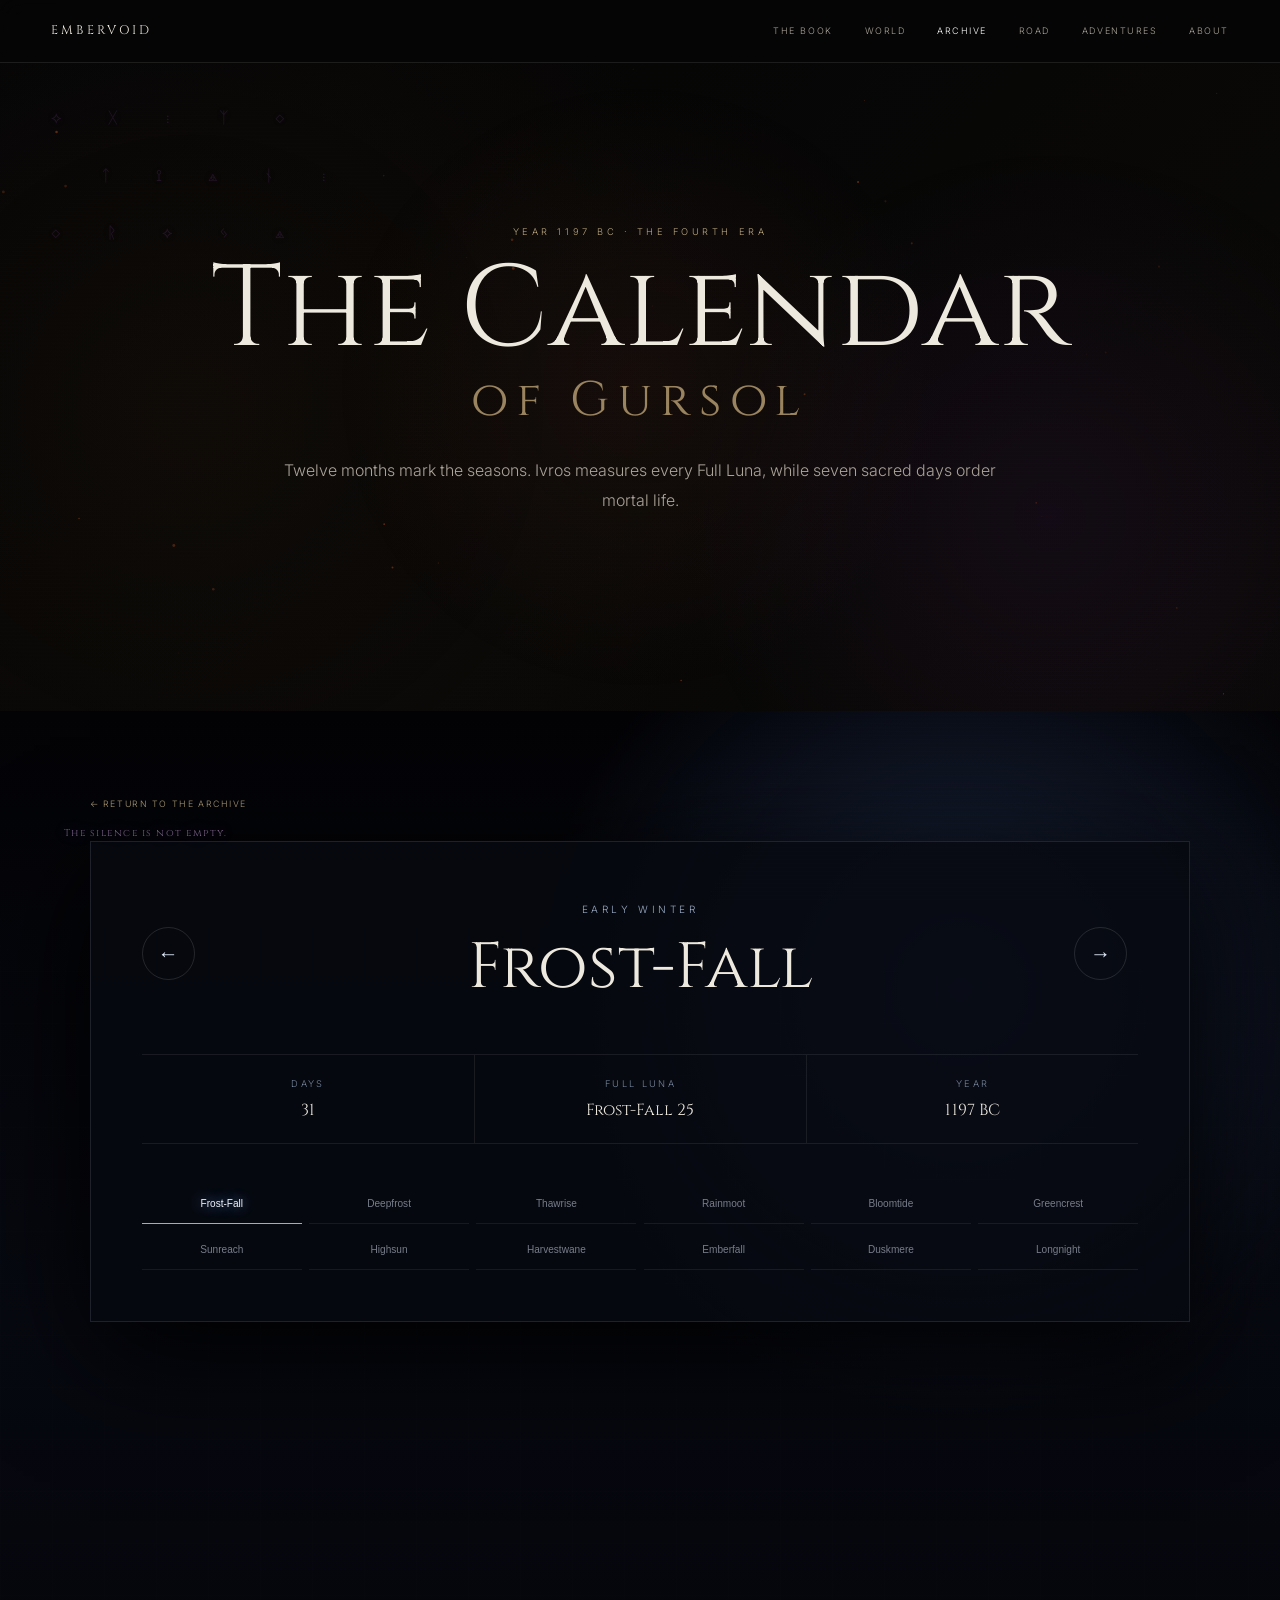
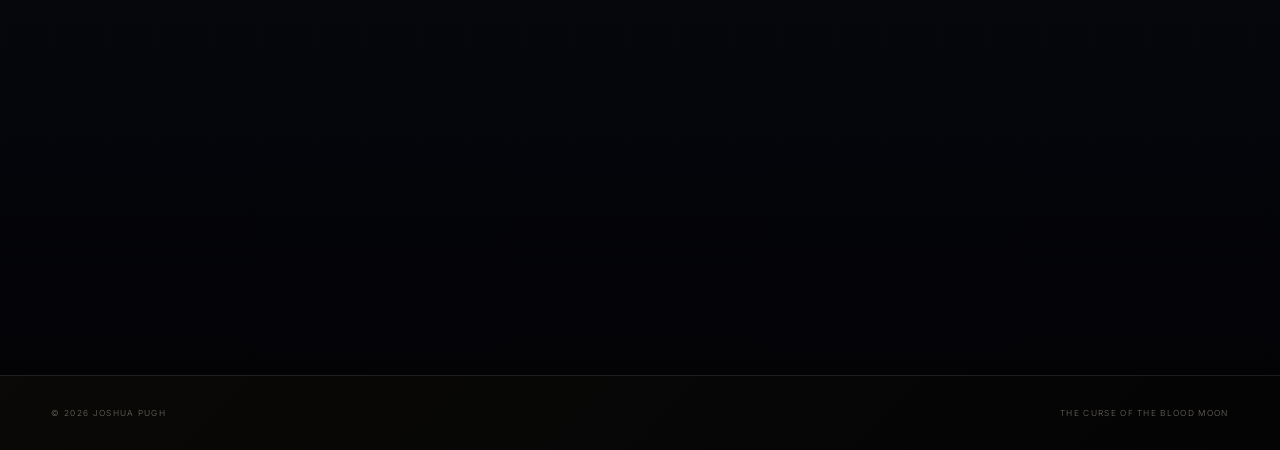
<file: calendar.html>
<!doctype html><html lang="en"><head><meta charset="utf-8"><meta name="viewport" content="width=device-width,initial-scale=1"><meta name="description" content="Explore the calendar and observances of Gursol."><title>The Calendar | Embervoid</title><link rel="preconnect" href="https://fonts.googleapis.com"><link rel="preconnect" href="https://fonts.gstatic.com" crossorigin><link href="https://fonts.googleapis.com/css2?family=Cinzel:wght@400;500&family=Inter:wght@300;400&display=swap" rel="stylesheet"><link rel="stylesheet" href="styles.css"><link rel="stylesheet" href="ember-pages.css"></head><body><canvas id="page-embers" aria-hidden="true"></canvas><header class="page-header"><a class="brand" href="index.html">EMBERVOID</a><nav aria-label="Primary"><a href="book.html">The Book</a><a href="world.html">World</a><a href="archive.html" aria-current="page">Archive</a><a href="road.html">Road</a><a href="adventures.html">Adventures</a><a href="about.html">About</a></nav></header><main class="page-main"><section class="page-hero"><div><p class="eyebrow">Year 1197 BC · The Fourth Era</p><h1>The Calendar<span>of Gursol</span></h1><p>Twelve months mark the seasons. Ivros measures every Full Luna, while seven sacred days order mortal life.</p></div></section><section class="calendar-section archive-section"><a class="back-link" href="archive.html">← Return to the Archive</a><div class="calendar-shell reveal" aria-live="polite"><div class="calendar-heading"><button class="calendar-arrow" id="previous-month" type="button" aria-label="Previous month">←</button><div><p class="calendar-season" id="calendar-season">Early Winter</p><h3 id="calendar-month">Frost-Fall</h3></div><button class="calendar-arrow" id="next-month" type="button" aria-label="Next month">→</button></div><div class="calendar-facts"><div><span>Days</span><strong id="calendar-days">31</strong></div><div><span>Full Luna</span><strong id="calendar-luna">Frost-Fall 25</strong></div><div><span>Year</span><strong>1197 BC</strong></div></div><div class="month-track" id="month-track" aria-label="Months of Gursol"></div></div><div class="week-grid reveal" aria-label="Days of the Gursolian week"><div><strong>Aelth</strong><span>Beginnings</span></div><div><strong>Turen</strong><span>Mercy</span></div><div><strong>Vael</strong><span>Vows</span></div><div><strong>Varrek</strong><span>Resolve</span></div><div><strong>Ivrin</strong><span>Memory</span></div><div><strong>Velis</strong><span>Warding</span></div><div><strong>Darran</strong><span>Remembrance</span></div></div><div class="last-flame reveal" id="last-flame"><button class="lantern" id="lantern" type="button" aria-pressed="false" aria-label="Light the Last Flame"><i></i></button><div><p class="eyebrow">The Darran observance</p><h3>Light the Last Flame</h3><p>At dusk, families speak the names of their dead and keep a lamp burning until morning.</p><p class="flame-words">“We remember their names, so he cannot erase them.”</p></div></div></section></main><footer class="page-footer"><span>© <span data-year></span> Joshua Pugh</span><span>The Curse of the Blood Moon</span></footer><script src="ember-pages.js"></script><script src="subpages.js"></script></body></html>
</file>
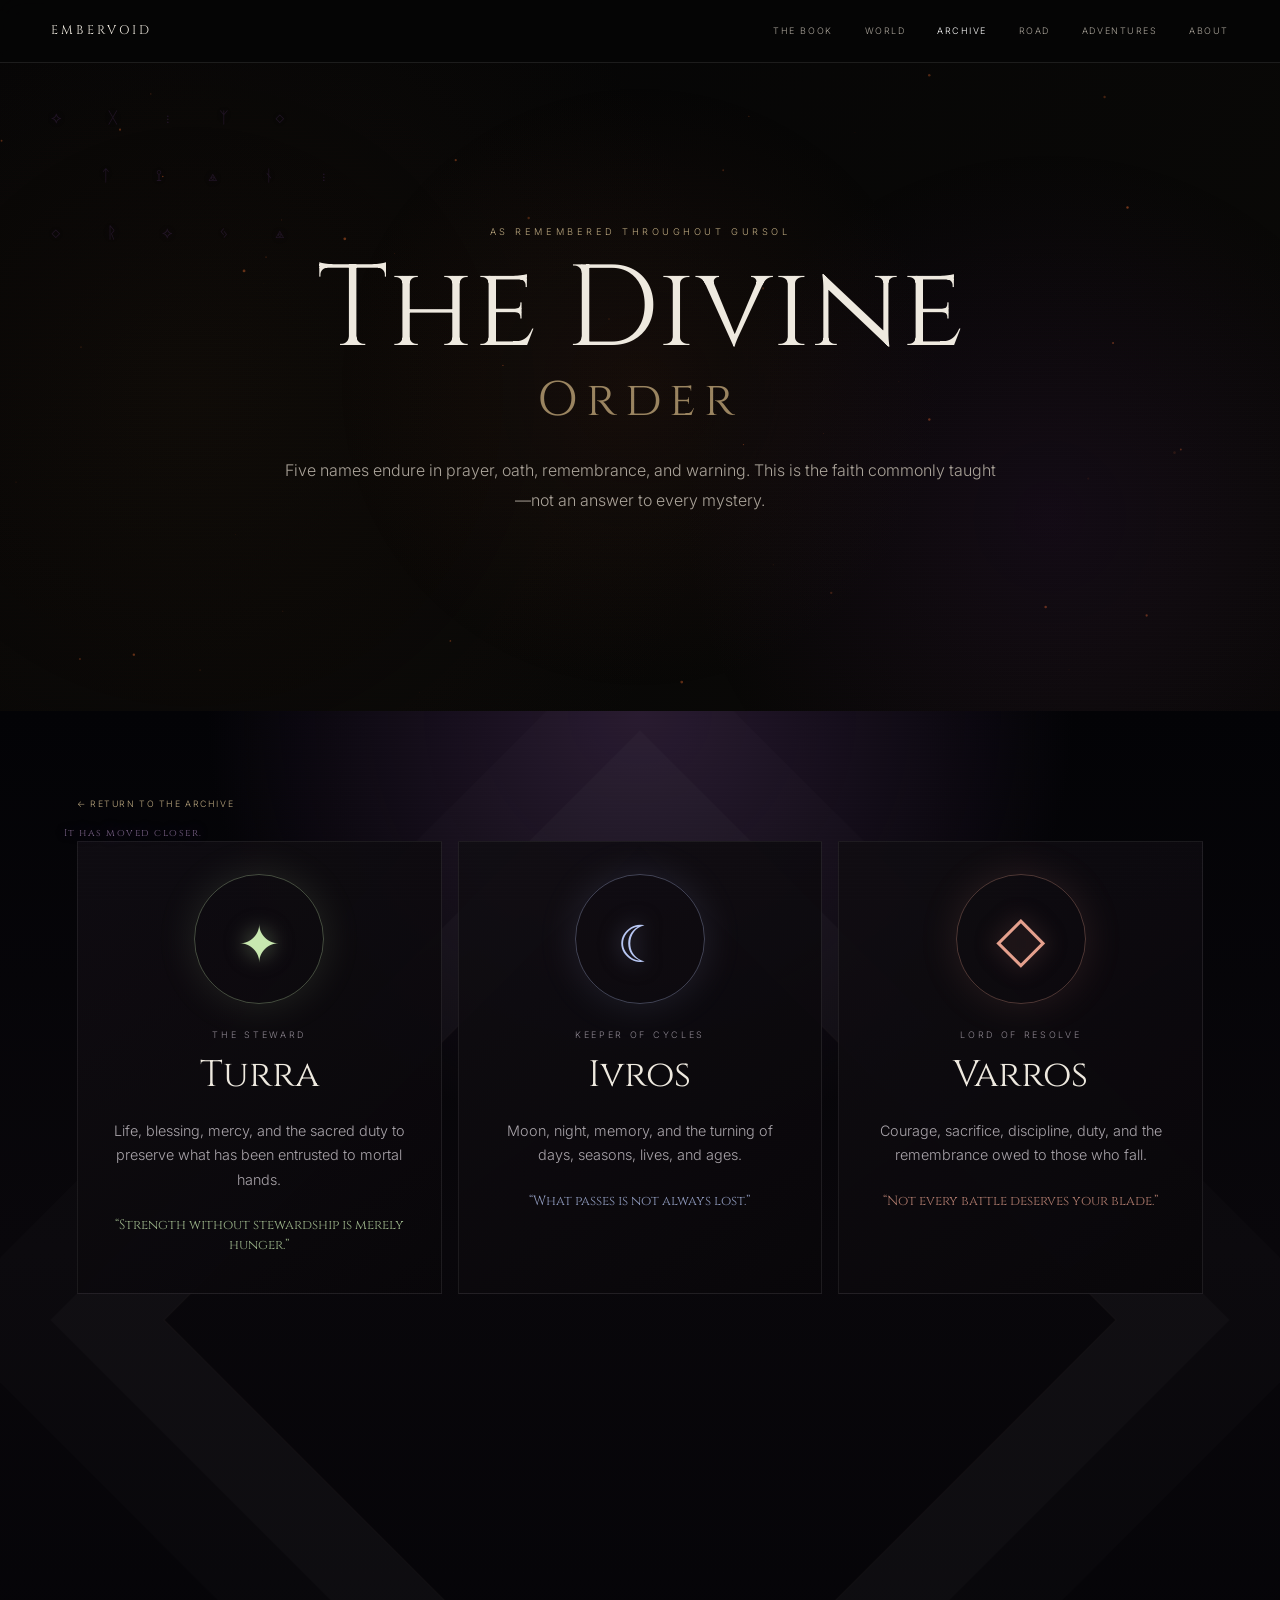
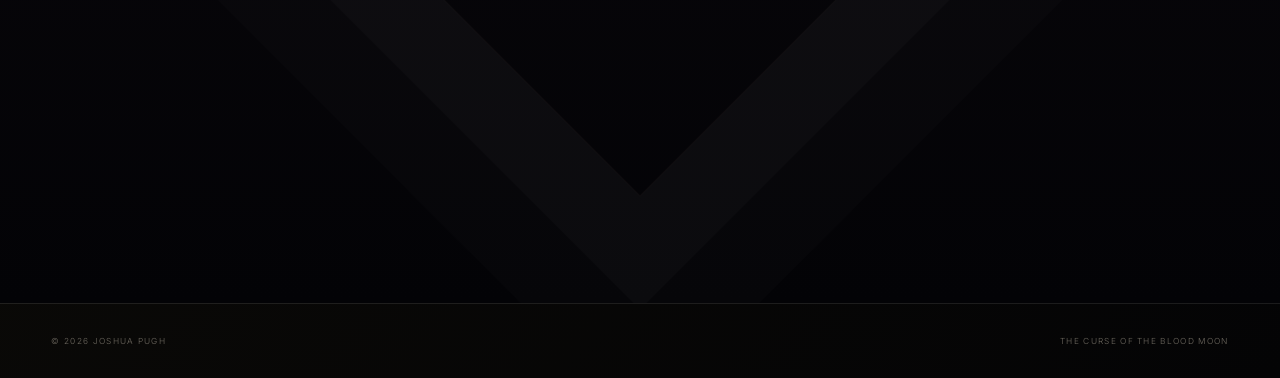
<file: gods.html>
<!doctype html><html lang="en"><head><meta charset="utf-8"><meta name="viewport" content="width=device-width,initial-scale=1"><meta name="description" content="The divine order as commonly remembered throughout Gursol."><title>The Gods | Embervoid</title><link rel="preconnect" href="https://fonts.googleapis.com"><link rel="preconnect" href="https://fonts.gstatic.com" crossorigin><link href="https://fonts.googleapis.com/css2?family=Cinzel:wght@400;500&family=Inter:wght@300;400&display=swap" rel="stylesheet"><link rel="stylesheet" href="styles.css"><link rel="stylesheet" href="ember-pages.css"></head><body><canvas id="page-embers" aria-hidden="true"></canvas><header class="page-header"><a class="brand" href="index.html">EMBERVOID</a><nav aria-label="Primary"><a href="book.html">The Book</a><a href="world.html">World</a><a href="archive.html" aria-current="page">Archive</a><a href="road.html">Road</a><a href="adventures.html">Adventures</a><a href="about.html">About</a></nav></header><main class="page-main"><section class="page-hero"><div><p class="eyebrow">As remembered throughout Gursol</p><h1>The Divine<span>Order</span></h1><p>Five names endure in prayer, oath, remembrance, and warning. This is the faith commonly taught—not an answer to every mystery.</p></div></section><section class="gods-section archive-section"><a class="back-link" href="archive.html">← Return to the Archive</a><div class="deity-grid"><article class="deity turra reveal"><span class="deity-mark">✦</span><p class="deity-office">The Steward</p><h3>Turra</h3><p>Life, blessing, mercy, and the sacred duty to preserve what has been entrusted to mortal hands.</p><small>“Strength without stewardship is merely hunger.”</small></article><article class="deity ivros reveal"><span class="deity-mark">☾</span><p class="deity-office">Keeper of Cycles</p><h3>Ivros</h3><p>Moon, night, memory, and the turning of days, seasons, lives, and ages.</p><small>“What passes is not always lost.”</small></article><article class="deity varros reveal"><span class="deity-mark">◇</span><p class="deity-office">Lord of Resolve</p><h3>Varros</h3><p>Courage, sacrifice, discipline, duty, and the remembrance owed to those who fall.</p><small>“Not every battle deserves your blade.”</small></article><article class="deity aelthar reveal"><span class="deity-mark">♨</span><p class="deity-office">Keeper of the Last Flame</p><h3>Aelthar</h3><p>The guide of the departed, protector of their names, and warden of the Final Road.</p><small>“The dead gave him the Lantern.”</small></article><article class="deity edarr reveal"><span class="deity-mark">◯</span><p class="deity-office">The Erased Name</p><h3>Edarr</h3><p>Once named beside death and final passage. Now spoken only in warning, rejection, and defiance.</p><small>“We remember their names.”</small></article></div></section></main><footer class="page-footer"><span>© <span data-year></span> Joshua Pugh</span><span>The Curse of the Blood Moon</span></footer><script src="ember-pages.js"></script><script src="subpages.js"></script></body></html>
</file>
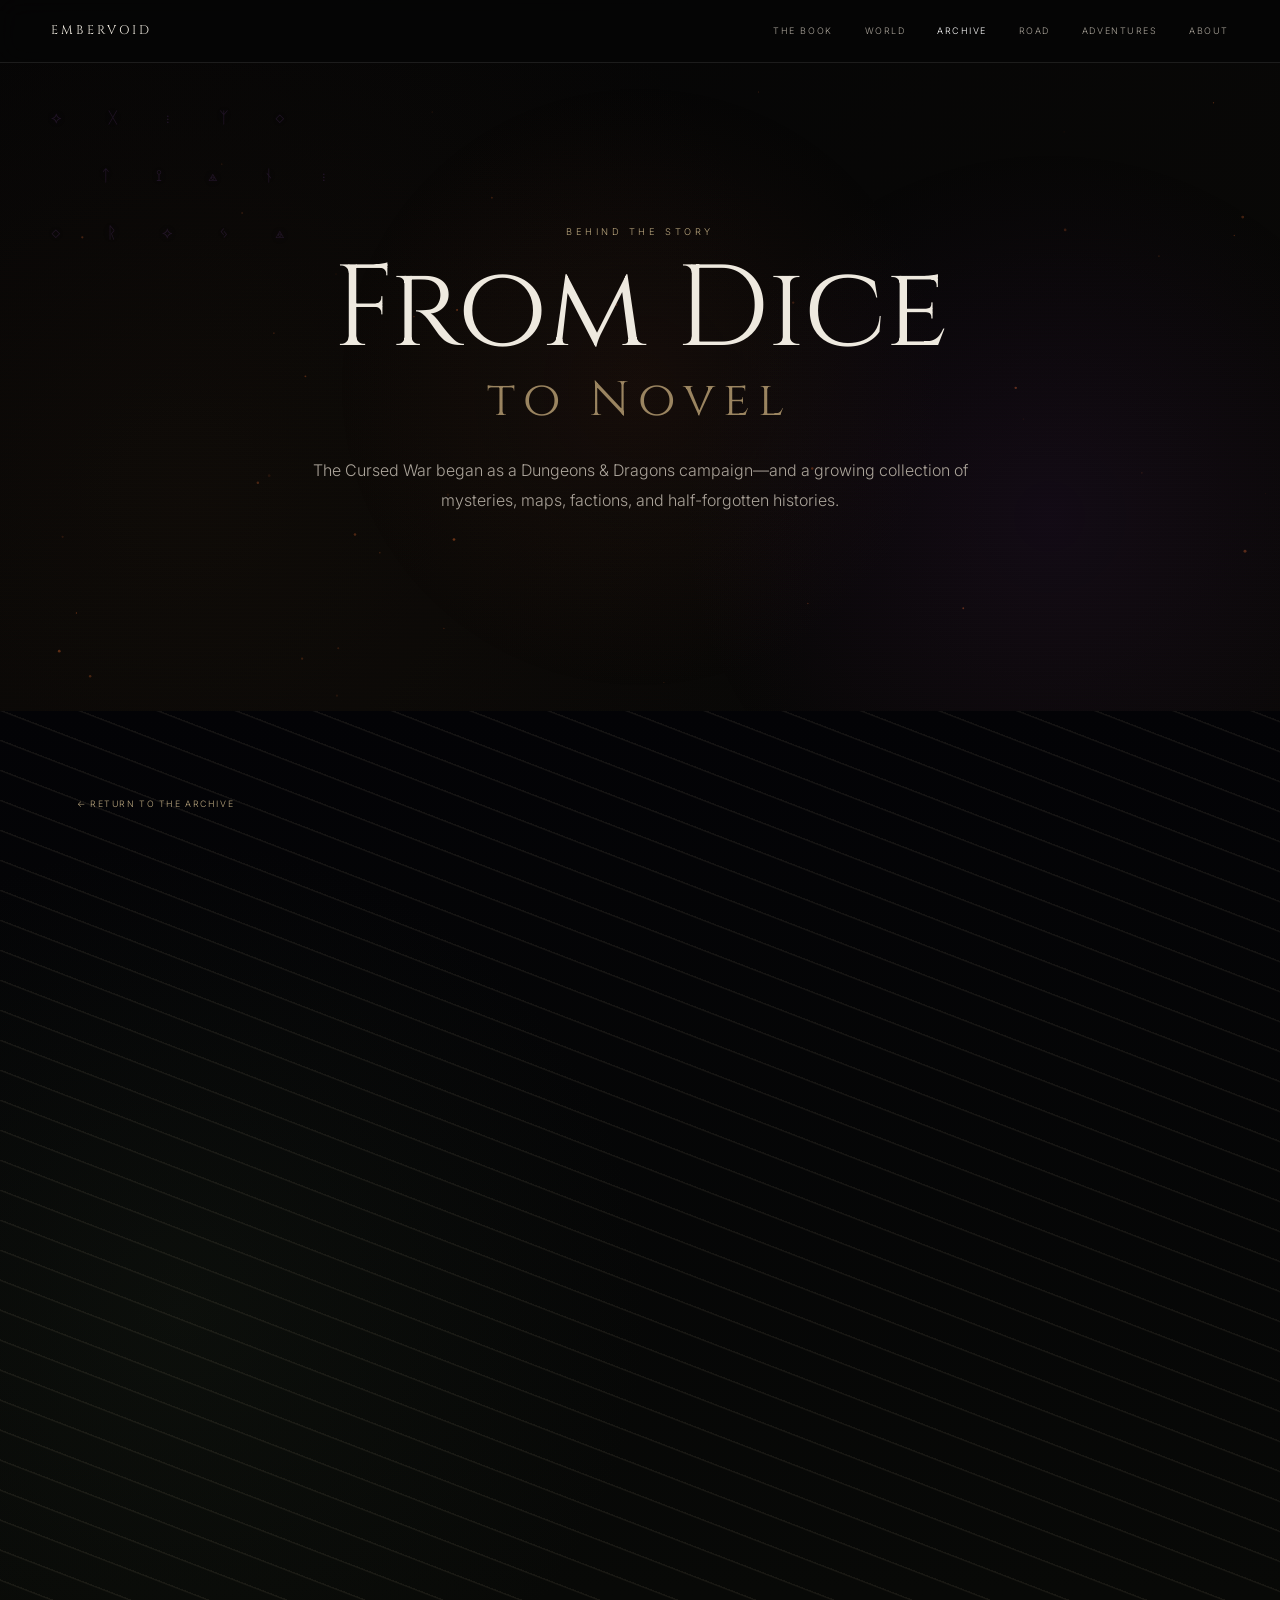
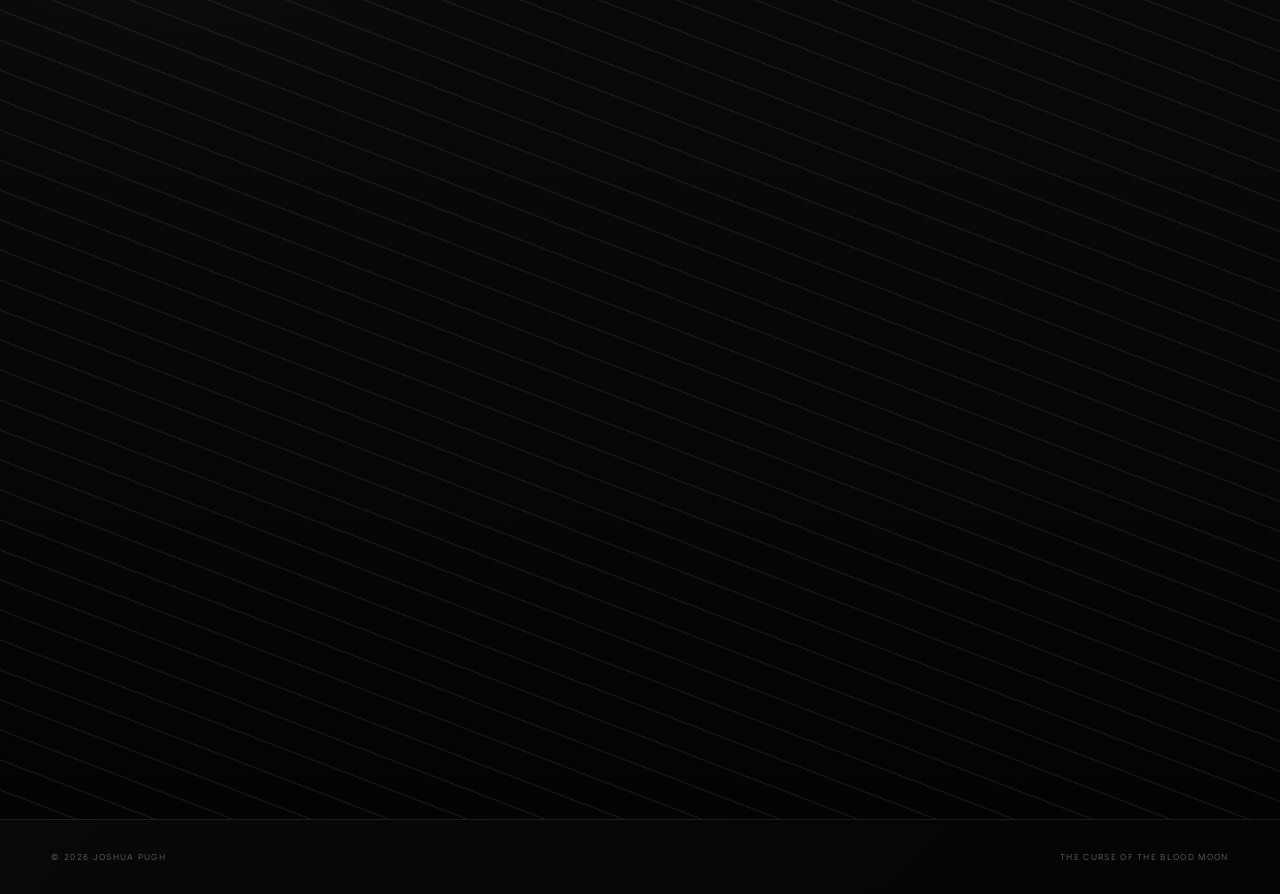
<file: origins.html>
<!doctype html><html lang="en"><head><meta charset="utf-8"><meta name="viewport" content="width=device-width,initial-scale=1"><meta name="description" content="How a Dungeons and Dragons campaign became The Cursed War."><title>From Dice to Novel | Embervoid</title><link rel="preconnect" href="https://fonts.googleapis.com"><link rel="preconnect" href="https://fonts.gstatic.com" crossorigin><link href="https://fonts.googleapis.com/css2?family=Cinzel:wght@400;500&family=Inter:wght@300;400&display=swap" rel="stylesheet"><link rel="stylesheet" href="styles.css"><link rel="stylesheet" href="ember-pages.css"></head><body><canvas id="page-embers" aria-hidden="true"></canvas><header class="page-header"><a class="brand" href="index.html">EMBERVOID</a><nav aria-label="Primary"><a href="book.html">The Book</a><a href="world.html">World</a><a href="archive.html" aria-current="page">Archive</a><a href="road.html">Road</a><a href="adventures.html">Adventures</a><a href="about.html">About</a></nav></header><main class="page-main"><section class="page-hero"><div><p class="eyebrow">Behind the story</p><h1>From Dice<span>to Novel</span></h1><p>The Cursed War began as a Dungeons &amp; Dragons campaign—and a growing collection of mysteries, maps, factions, and half-forgotten histories.</p></div></section><section class="origins-section archive-section"><a class="back-link" href="archive.html">← Return to the Archive</a><div class="origin-path reveal"><article><span>01</span><p class="eyebrow">The Campaign</p><h3>A world built to explore</h3><p>The earliest surviving notes date to 2021. Adventurers entered a wounded Gursol in search of treasure, answers, and survival.</p></article><article><span>02</span><p class="eyebrow">The World Grew</p><h3>The notes became history</h3><p>Quests became kingdoms. Encounters became cultures. The campaign accumulated mythology, ruins, riddles, and political scars.</p></article><article><span>03</span><p class="eyebrow">The Novel</p><h3>The story moved backward</h3><p>Instead of beginning after the world had fallen, the novel began with the people, promises, wars, and mistakes that came before.</p></article></div><div class="campaign-artifact reveal"><div class="artifact-paper"><div class="paper-heading"><span>Recovered Campaign Note</span><span>Archive: 2021</span></div><blockquote>“In the woods north of the village, there are said to be ancient dwarven ruins that hold vast amounts of treasure. This is where our story begins.”</blockquote><p>— From the original adventure notes</p></div><div class="investigation-panel"><p class="eyebrow">Campaign Artifact</p><h3>What waits beneath the moss?</h3><button class="d20" id="d20" type="button" aria-label="Roll a twenty-sided die"><span id="roll-number">20</span></button><button class="roll-button" id="roll-investigation" type="button">Roll to Investigate</button><p class="roll-result" id="investigation-result" aria-live="polite">The clearing is quiet. The statue is watching.</p><a class="play-adventure" href="adventure.html">Enter the Ruins <span>→</span></a></div></div></section></main><footer class="page-footer"><span>© <span data-year></span> Joshua Pugh</span><span>The Curse of the Blood Moon</span></footer><script src="ember-pages.js"></script><script src="subpages.js"></script></body></html>
</file>
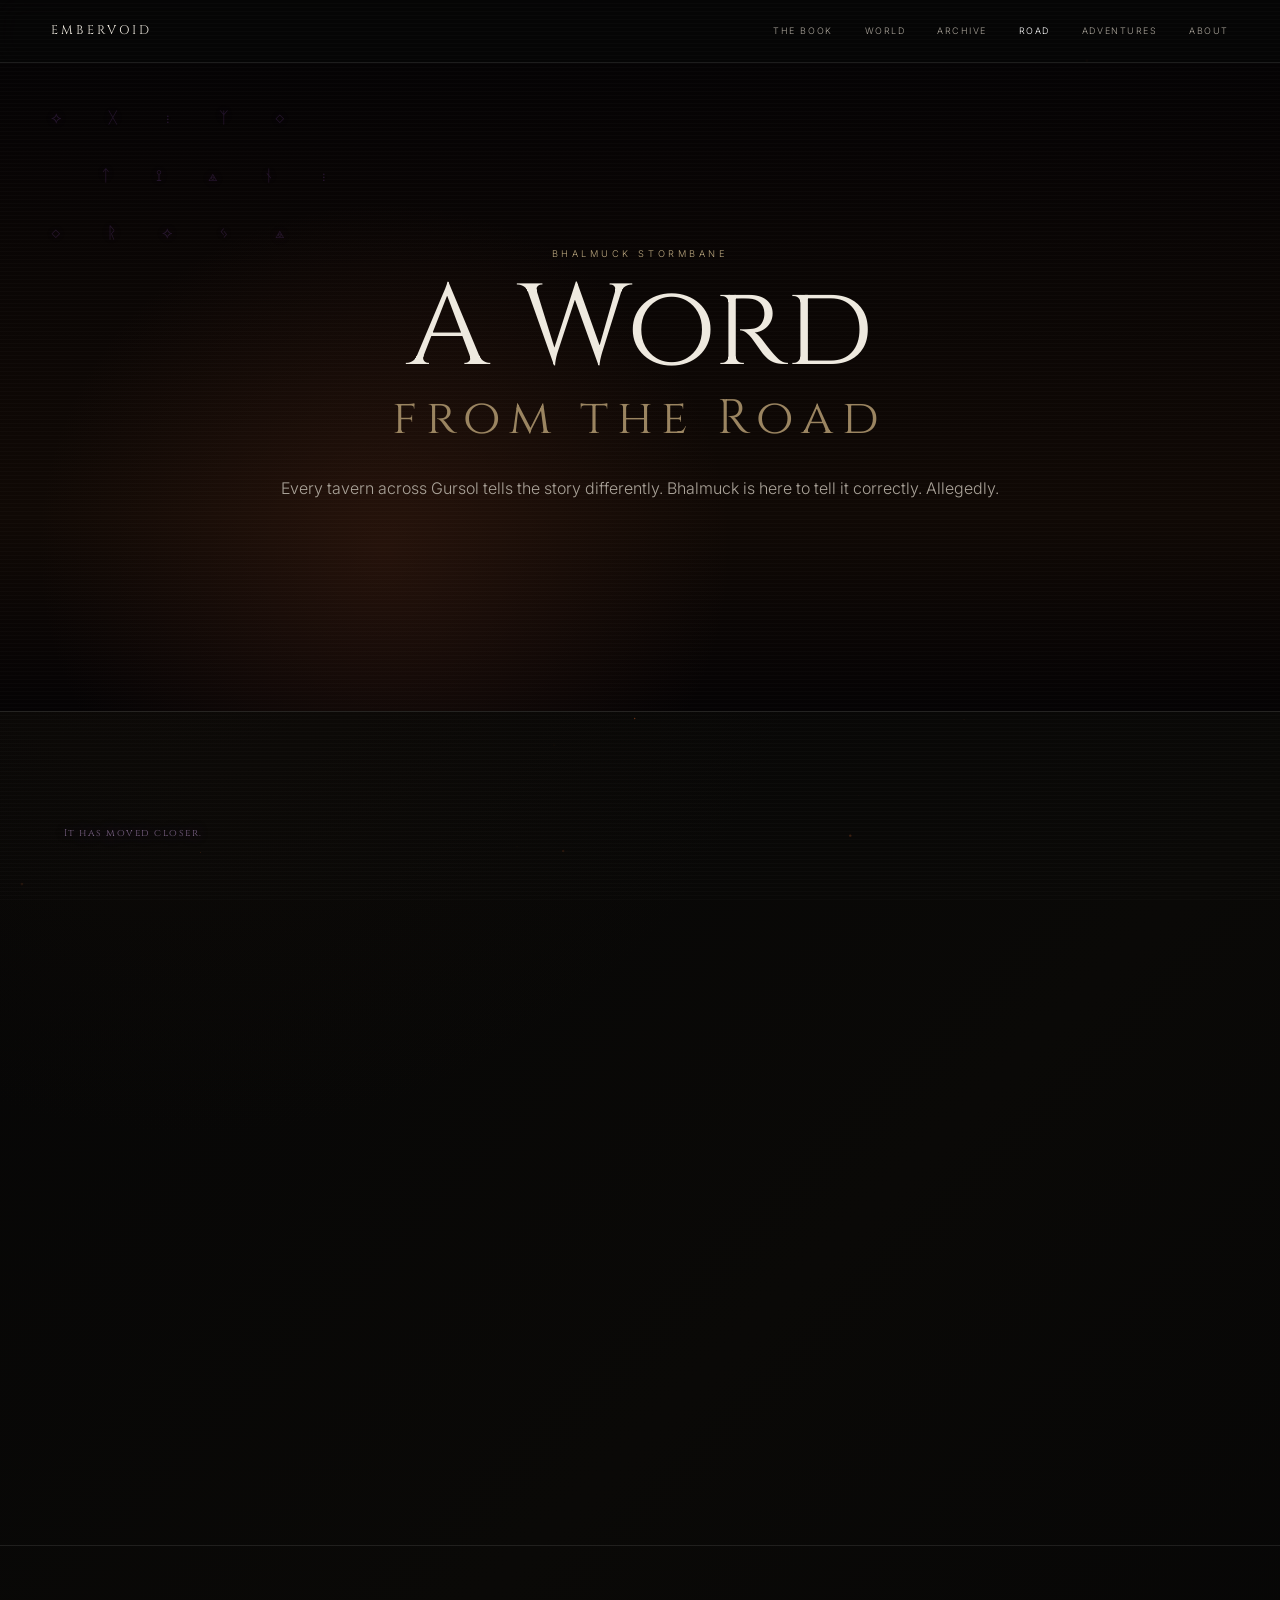
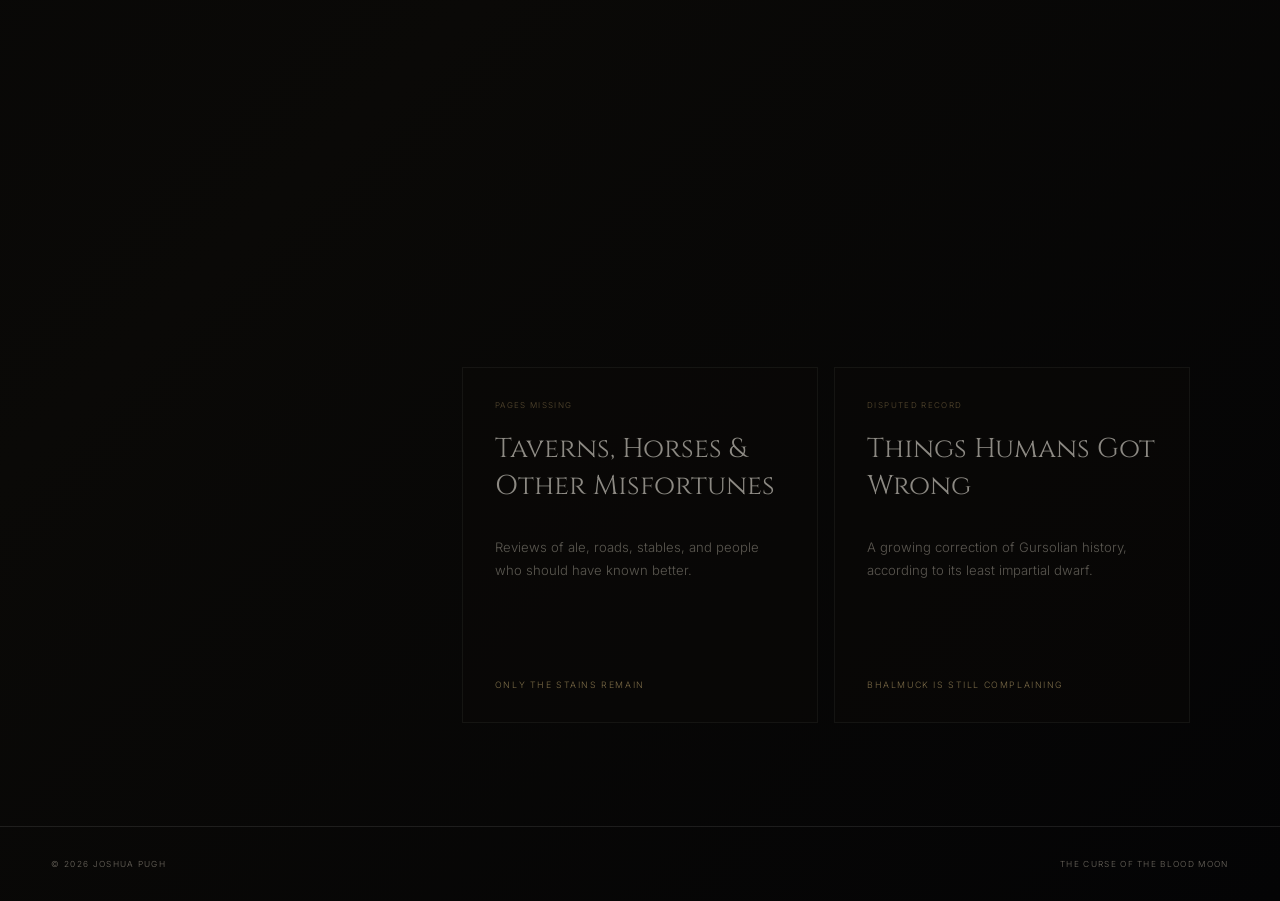
<file: road.html>
<!doctype html><html lang="en"><head><meta charset="utf-8"><meta name="viewport" content="width=device-width,initial-scale=1"><meta name="description" content="Stories, observations, and unreliable history from Bhalmuck Stormbane."><title>A Word from the Road | Embervoid</title><link rel="preconnect" href="https://fonts.googleapis.com"><link rel="preconnect" href="https://fonts.gstatic.com" crossorigin><link href="https://fonts.googleapis.com/css2?family=Cinzel:wght@400;500&family=Inter:wght@300;400&display=swap" rel="stylesheet"><link rel="stylesheet" href="ember-pages.css"></head><body><canvas id="page-embers" aria-hidden="true"></canvas><header class="page-header"><a class="brand" href="index.html">EMBERVOID</a><nav aria-label="Primary"><a href="book.html">The Book</a><a href="world.html">World</a><a href="archive.html">Archive</a><a href="road.html" aria-current="page">Road</a><a href="adventures.html">Adventures</a><a href="about.html">About</a></nav></header><main class="page-main"><section class="page-hero"><div><p class="eyebrow">Bhalmuck Stormbane</p><h1>A Word<span>from the Road</span></h1><p>Every tavern across Gursol tells the story differently. Bhalmuck is here to tell it correctly. Allegedly.</p></div></section><section class="content-section"><div class="road-wisdom reveal"><p class="section-eyebrow">Unsolicited wisdom</p><blockquote id="road-quote">“I’ve met coffins with more warmth in them.”</blockquote><small>— Bhalmuck Stormbane</small><br><button class="round-button" id="another-road-round" type="button">Another Round</button></div><div class="completion-message" id="adventure-completion" hidden></div></section><section class="content-section"><div class="section-intro reveal"><p class="section-eyebrow">Tales and disputed history</p><h2>Bhalmuck’s Journal</h2><p>Road notes, tavern stories, dwarven memory, and accounts whose accuracy has been questioned by nearly everyone involved.</p></div><div class="card-grid"><article class="lore-card reveal"><span class="card-status">A recently recovered page</span><h3>The Statue That Should Have Stayed Buried</h3><p>Bhalmuck records his version of the expedition beneath the moss—and objects strongly to every other surviving account.</p><span class="card-link">From Bhalmuck’s private journal</span></article><article class="lore-card locked reveal"><span class="card-status">Pages missing</span><h3>Taverns, Horses &amp; Other Misfortunes</h3><p>Reviews of ale, roads, stables, and people who should have known better.</p><span class="card-link">Only the stains remain</span></article><article class="lore-card locked reveal"><span class="card-status">Disputed record</span><h3>Things Humans Got Wrong</h3><p>A growing correction of Gursolian history, according to its least impartial dwarf.</p><span class="card-link">Bhalmuck is still complaining</span></article></div></section></main><footer class="page-footer"><span>© <span data-year></span> Joshua Pugh</span><span>The Curse of the Blood Moon</span></footer><script src="ember-pages.js"></script></body></html>
</file>
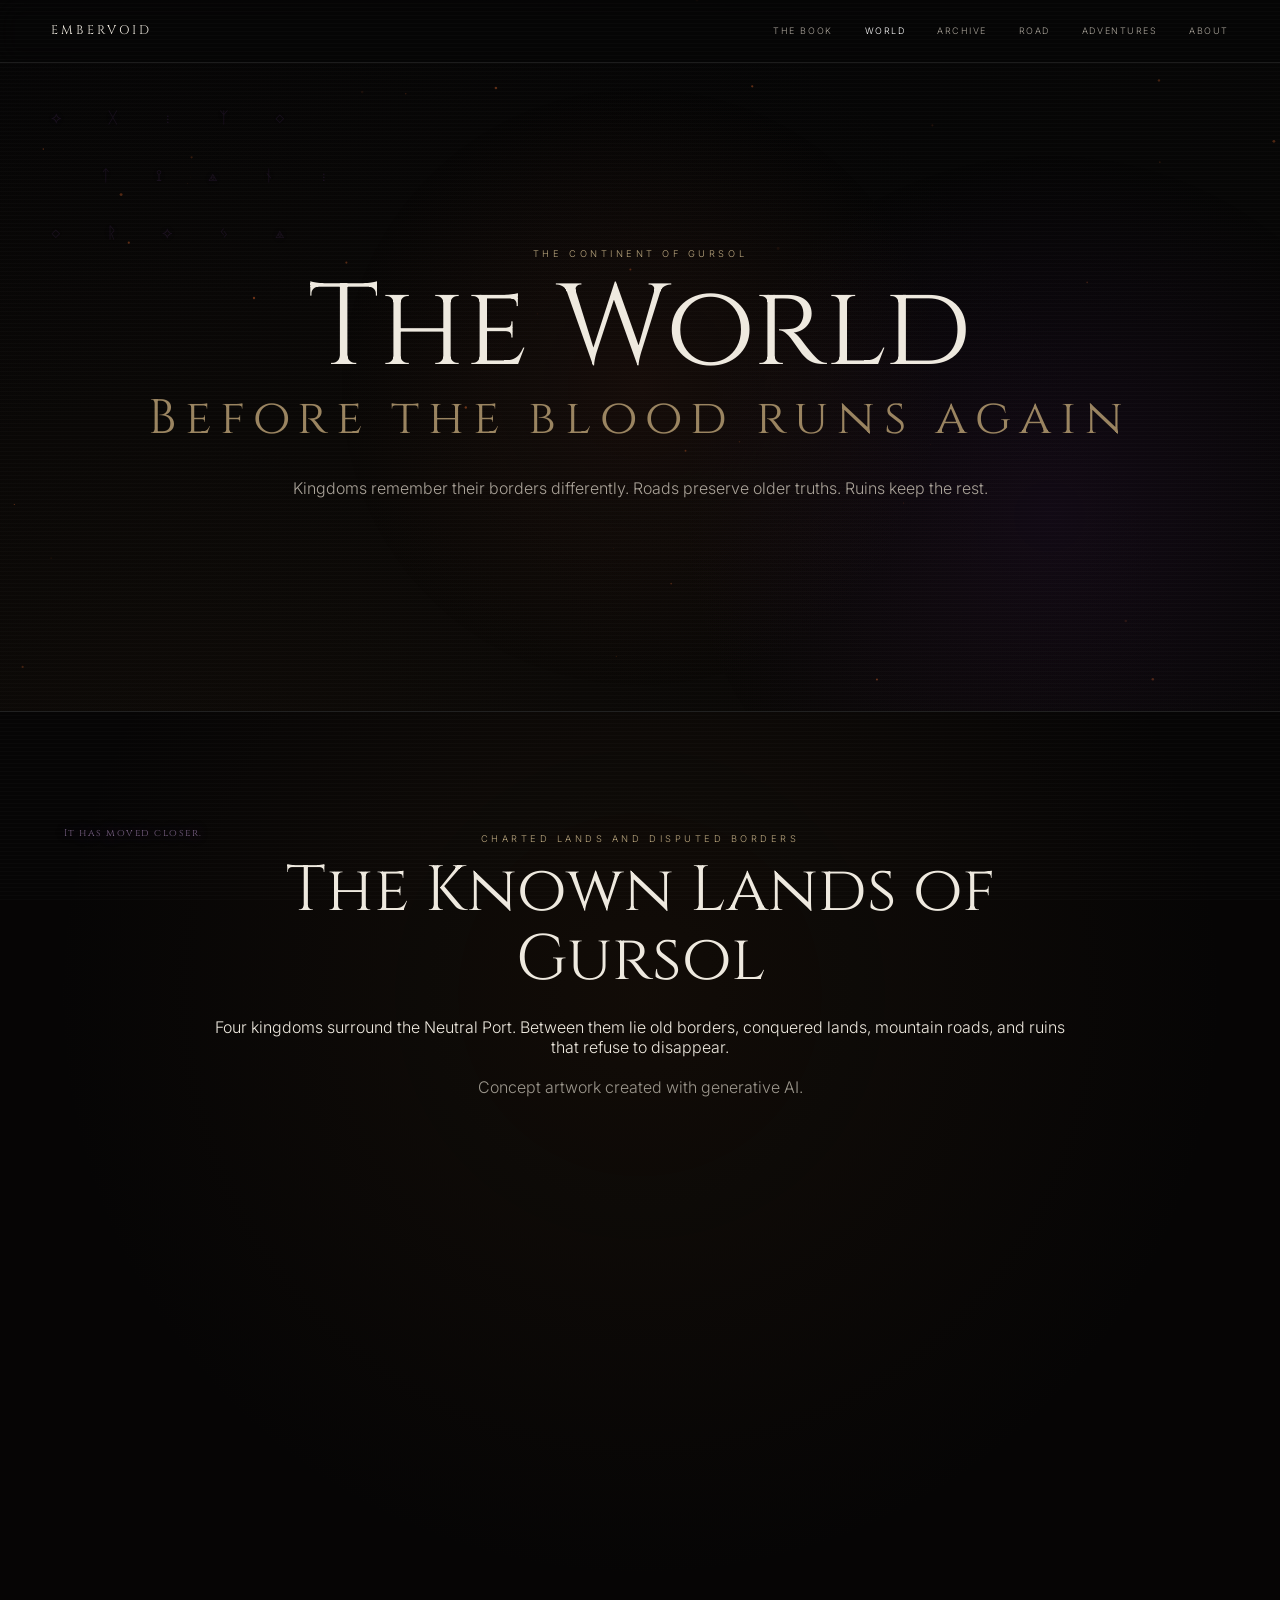
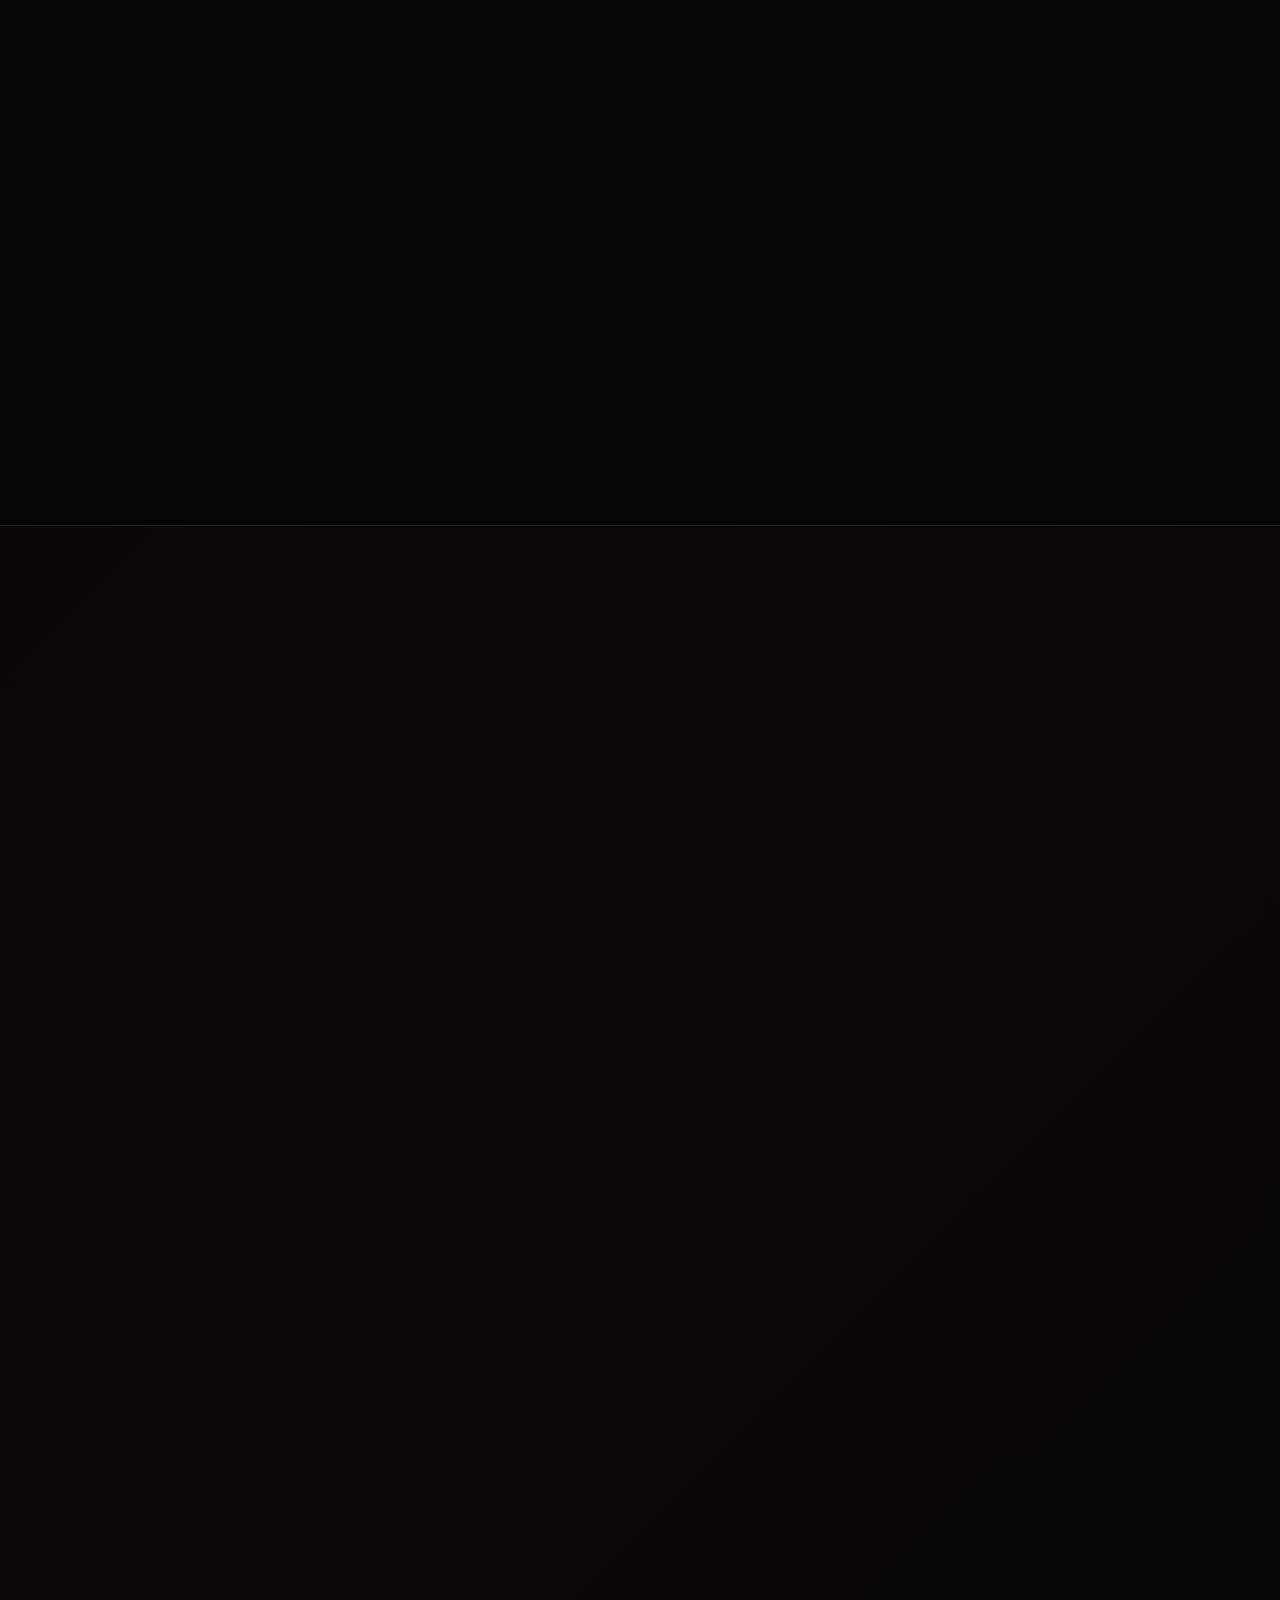
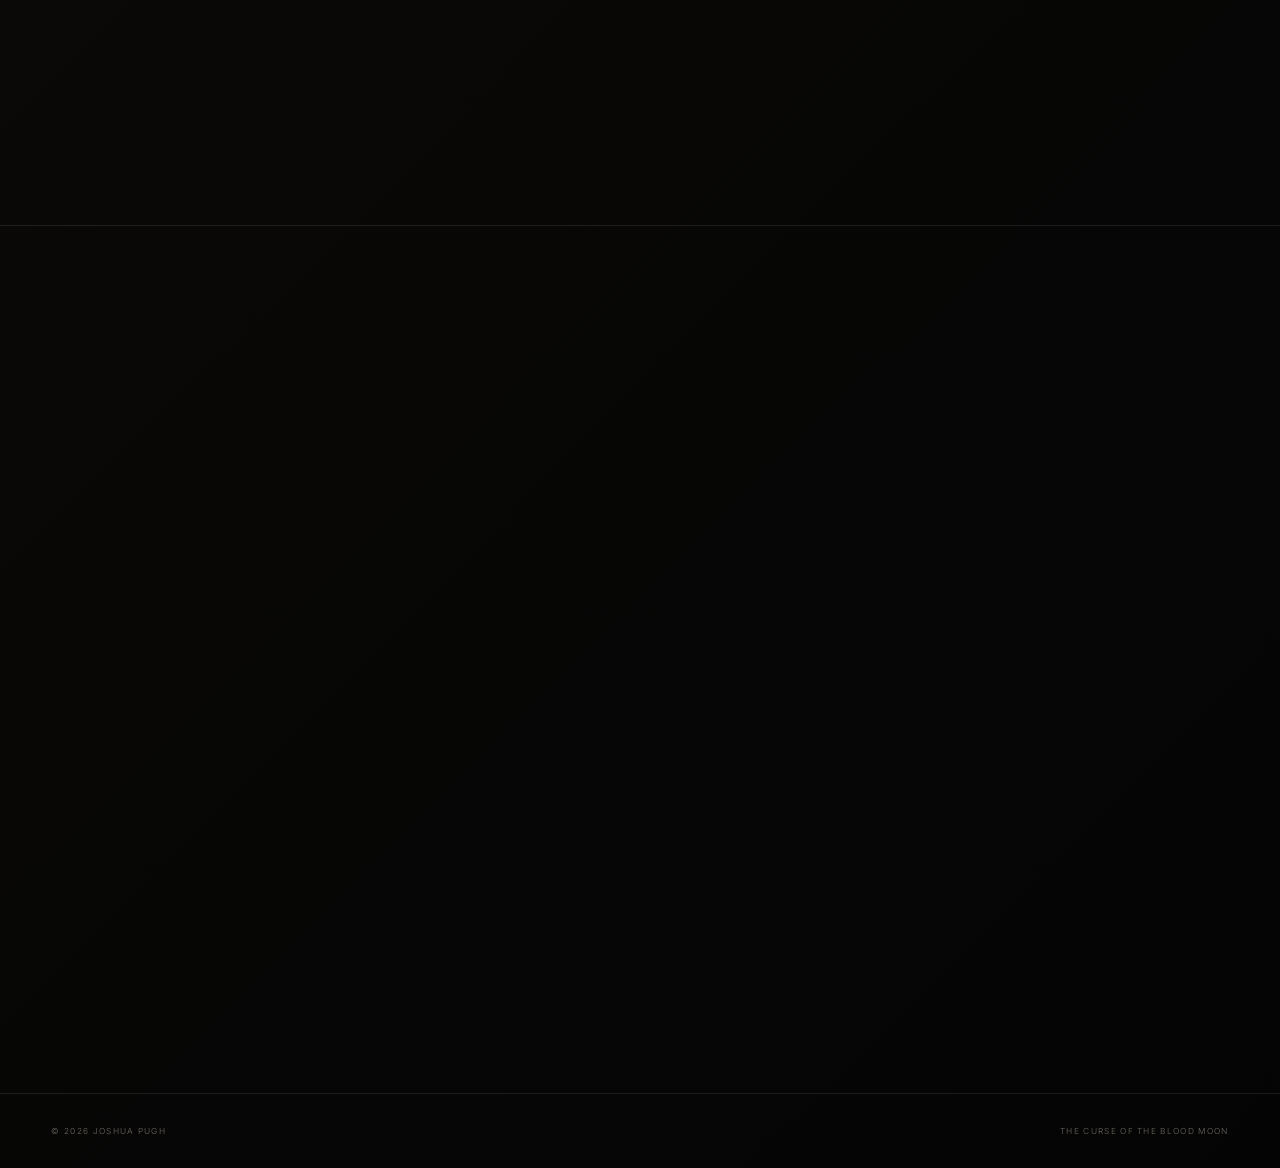
<file: world.html>
<!doctype html><html lang="en"><head><meta charset="utf-8"><meta name="viewport" content="width=device-width,initial-scale=1"><meta name="description" content="Explore the kingdoms and places of Gursol."><title>The World | Embervoid</title><link rel="preconnect" href="https://fonts.googleapis.com"><link rel="preconnect" href="https://fonts.gstatic.com" crossorigin><link href="https://fonts.googleapis.com/css2?family=Cinzel:wght@400;500&family=Inter:wght@300;400&display=swap" rel="stylesheet"><link rel="stylesheet" href="ember-pages.css"></head><body><canvas id="page-embers" aria-hidden="true"></canvas><header class="page-header"><a class="brand" href="index.html">EMBERVOID</a><nav aria-label="Primary"><a href="book.html">The Book</a><a href="world.html" aria-current="page">World</a><a href="archive.html">Archive</a><a href="road.html">Road</a><a href="adventures.html">Adventures</a><a href="about.html">About</a></nav></header><main class="page-main"><section class="page-hero"><div><p class="eyebrow">The continent of Gursol</p><h1>The World<span>Before the blood runs again</span></h1><p>Kingdoms remember their borders differently. Roads preserve older truths. Ruins keep the rest.</p></div></section><section class="content-section"><div class="section-intro reveal"><p class="section-eyebrow">Kingdoms of Gursol</p><h2>A continent held together by necessity.</h2><p>Four powers surround a shared port, divided by mountains, old grievances, and lands whose former names have not been forgotten.</p></div><div class="card-grid kingdom-grid"><article class="lore-card reveal"><span class="card-status">Northern kingdom</span><h3>Ashlar</h3><p>A mountain-bound realm whose capital, Windermere, stands above the Northern Pass. The Eastern Reach stretches beneath its authority into quieter, less certain country.</p></article><article class="lore-card reveal"><span class="card-status">Western kingdom</span><h3>Rainwynn</h3><p>A fertile kingdom ruled from Aethelgard and scarred by seven years of vengeance. Its banners now face Kentmore across land that once belonged to Vareth.</p></article><article class="lore-card reveal"><span class="card-status">Eastern kingdom</span><h3>Azgoth</h3><p>A disciplined power ruled from Dorskalla, where aid is measured, recorded, and never offered without a price.</p></article><article class="lore-card reveal"><span class="card-status">Southeastern kingdom</span><h3>Kentmore</h3><p>Kentmore’s banners fly over conquered Vareth lands and older dwarven holdings, far beyond the kingdom’s southeastern heartland.</p></article><article class="lore-card reveal"><span class="card-status">Ruined kingdom</span><h3>Old Vareth</h3><p>Once the land between Rainwynn and Kentmore. Its territory is divided now, but its roads, ruins, and memory remain.</p></article><article class="lore-card reveal"><span class="card-status">Dwarven stronghold</span><h3>Drakmorn</h3><p>The last dwarven city still held in the northern Kentmore mountains—a place armies have reached and failed to break.</p></article></div></section><section class="content-section"><div class="section-intro reveal"><p class="section-eyebrow">Crossroads</p><h2>The Neutral Port</h2><p>Where the kingdoms nearly meet, protected roads converge on a shared harbor. Trade, diplomacy, and river travel depend upon its continued neutrality.</p></div><div class="quote-monument reveal"><blockquote>To close the port would be to close a hand around the throat of Gursol.</blockquote><small>— Common strategic saying</small></div></section></main><footer class="page-footer"><span>© <span data-year></span> Joshua Pugh</span><span>The Curse of the Blood Moon</span></footer><script src="ember-pages.js"></script></body></html>
</file>
<file: styles.css>
:root{--void:#030306;--ink:#ece9e4;--muted:#aaa5ae;--violet:#9e35ff;--ember:#ef6a32;--line:rgba(255,255,255,.11)}
*{box-sizing:border-box}html{scroll-behavior:smooth}body{margin:0;background:var(--void);color:var(--ink);font-family:Inter,system-ui,sans-serif;font-weight:300;overflow-x:hidden}body:before{content:"";position:fixed;inset:0;pointer-events:none;z-index:20;background:repeating-linear-gradient(0deg,rgba(255,255,255,.012),rgba(255,255,255,.012) 1px,transparent 1px,transparent 4px);mix-blend-mode:soft-light}a{color:inherit;text-decoration:none}#embers{position:fixed;inset:0;z-index:2;pointer-events:none}.site-header{position:fixed;z-index:30;top:0;left:0;width:100%;display:flex;justify-content:space-between;align-items:center;padding:1.5rem clamp(1.25rem,4vw,4rem);background:linear-gradient(#030306cc,transparent)}.wordmark{font-family:Cinzel,serif;font-size:.86rem;letter-spacing:.28em;border:1px solid var(--line);padding:.7rem .6rem .65rem .85rem}.site-header nav{display:flex;gap:clamp(1rem,3vw,2.8rem)}.site-header nav a{font-size:.68rem;letter-spacing:.2em;text-transform:uppercase;color:#c9c5cd;transition:.3s}.site-header nav a:hover{color:#fff;text-shadow:0 0 16px #b25cff}.void-hero{min-height:100svh;position:relative;display:grid;place-items:center;isolation:isolate;overflow:hidden;background:radial-gradient(circle at 50% 68%,#281138 0,rgba(24,8,35,.28) 22%,transparent 53%),linear-gradient(#020204,#08050c 65%,#030306)}.void-hero:after{content:"";position:absolute;left:-10%;right:-10%;bottom:-8rem;height:15rem;background:radial-gradient(ellipse,#241528 0,#09070b 42%,transparent 70%);filter:blur(12px)}.aura{position:absolute;width:min(48rem,90vw);aspect-ratio:1;border-radius:50%;background:radial-gradient(circle,rgba(142,47,226,.17),rgba(98,26,142,.05) 34%,transparent 66%);filter:blur(10px);animation:breathe 6s ease-in-out infinite}.figure{position:absolute;left:50%;top:53%;transform:translate(-50%,-50%);width:17rem;height:31rem;opacity:.28;filter:blur(.4px)}.hood{position:absolute;inset:0;background:linear-gradient(110deg,#040406,#16121a 48%,#050507);clip-path:polygon(37% 6%,64% 6%,78% 24%,70% 38%,85% 100%,12% 100%,30% 38%,22% 23%)}.hood:after{content:"";position:absolute;top:10%;left:34%;width:33%;height:25%;background:radial-gradient(ellipse at center,#030305 36%,#141018 80%);clip-path:polygon(50% 0,100% 34%,85% 100%,12% 100%,0 34%)}.flame{position:absolute;right:-1.7rem;top:55%;width:5rem;height:5rem;border-radius:50%;background:#f4c4ff;box-shadow:0 0 12px #fff,0 0 35px #c650ff,0 0 90px 30px #7117c9;animation:flame 2.4s ease-in-out infinite}.hero-copy{position:relative;z-index:3;text-align:center;margin-top:-1rem;text-shadow:0 2px 18px #000}.eyebrow{text-transform:uppercase;letter-spacing:.42em;font-size:.65rem;color:#c4b8cd;margin:0 0 1.4rem}.hero-copy h1,.book-copy h2,.coming-section h2{font-family:Cinzel,serif;font-weight:400}.hero-copy h1{font-size:clamp(3.6rem,9vw,8.8rem);line-height:.8;letter-spacing:.03em;margin:0;text-transform:uppercase}.hero-copy h1 span{display:block;font-size:.18em;letter-spacing:.75em;margin:0 0 1.2rem;padding-left:.75em}.subtitle{font-family:Cinzel,serif;text-transform:uppercase;font-size:clamp(.75rem,1.6vw,1.15rem);letter-spacing:.32em;margin:1.8rem 0 3.2rem}.whisper{font-family:Cinzel,serif;font-size:clamp(.9rem,1.5vw,1.1rem);letter-spacing:.12em;color:#d8c6df;opacity:0;animation:revealWhisper 2s 1.2s forwards}.enter{display:inline-flex;flex-direction:column;align-items:center;gap:.75rem;margin-top:2.4rem;text-transform:uppercase;letter-spacing:.3em;font-size:.64rem}.enter i{display:block;width:1px;height:3.3rem;background:linear-gradient(var(--violet),transparent);transition:.35s}.enter:hover i{height:4.3rem}.scroll-cue{position:absolute;bottom:1.4rem;right:clamp(1.25rem,4vw,4rem);z-index:5;text-transform:uppercase;writing-mode:vertical-rl;letter-spacing:.35em;font-size:.56rem;color:#77717d}.book-section{min-height:100vh;position:relative;display:grid;grid-template-columns:minmax(260px,.85fr) 1.15fr;align-items:center;gap:clamp(3rem,8vw,9rem);padding:9rem clamp(1.5rem,9vw,10rem);background:radial-gradient(circle at 24% 50%,#1a0c23,transparent 38%),#050407;overflow:hidden}.section-glow{position:absolute;left:8%;top:28%;width:26rem;height:26rem;background:#7729af22;border-radius:50%;filter:blur(70px)}.book-visual{position:relative;justify-self:center}.book-visual img{display:block;width:min(25rem,70vw);position:relative;z-index:1;box-shadow:0 2.5rem 6rem #000;border:1px solid #ffffff20}.cover-halo{position:absolute;inset:10% -20%;background:radial-gradient(#9a34dc66,transparent 65%);filter:blur(40px)}.book-copy{max-width:42rem;position:relative}.book-copy h2{font-size:clamp(2.4rem,5vw,5.4rem);line-height:1.08;margin:.6rem 0 2rem}.book-copy>p:not(.eyebrow){max-width:38rem;font-size:clamp(1rem,1.3vw,1.18rem);line-height:1.9;color:#bbb6bf}.text-link{display:inline-flex;gap:1rem;margin-top:1.8rem;text-transform:uppercase;letter-spacing:.24em;font-size:.67rem;border-bottom:1px solid #7436a0;padding-bottom:.7rem}.text-link span{color:#c35cff}.letter-section{min-height:90vh;display:grid;place-items:center;padding:8rem 1.5rem;background:linear-gradient(rgba(3,3,6,.5),#030306),radial-gradient(circle at center,#30113e,transparent 44%)}.letter-card{max-width:58rem;text-align:center;padding:clamp(2rem,6vw,5rem);border:1px solid var(--line);background:#09070cb3;box-shadow:0 0 90px #7824aa1a;backdrop-filter:blur(10px)}blockquote{font-family:Cinzel,serif;font-size:clamp(1.55rem,3.4vw,3rem);line-height:1.5;margin:0}.violet-rule{height:1px;width:6rem;margin:3rem auto;background:var(--violet);box-shadow:0 0 15px var(--violet)}.letter-note{color:var(--muted);line-height:1.8}.coming-section{text-align:center;padding:9rem 1.5rem 11rem;background:#030306}.coming-section h2{font-size:clamp(2rem,4vw,4.2rem);margin:0 0 1.5rem}.coming-section>p:last-child{color:var(--muted)}footer{border-top:1px solid var(--line);display:flex;justify-content:space-between;padding:2rem clamp(1.5rem,5vw,5rem);color:#77717d;font-size:.65rem;text-transform:uppercase;letter-spacing:.2em}.reveal{opacity:0;transform:translateY(35px);transition:opacity 1s,transform 1s}.reveal.visible{opacity:1;transform:none}@keyframes breathe{50%{transform:scale(1.12);opacity:.65}}@keyframes flame{50%{transform:scale(.86) translateY(-5px);filter:hue-rotate(12deg)}}@keyframes revealWhisper{to{opacity:1}}
@media(max-width:760px){.site-header nav{display:none}.void-hero{min-height:100svh}.figure{width:12rem;height:25rem;top:57%}.flame{right:-1rem;width:3.5rem;height:3.5rem}.hero-copy{padding:0 1rem}.hero-copy h1{font-size:clamp(3rem,17vw,5rem)}.subtitle{letter-spacing:.18em}.book-section{grid-template-columns:1fr;text-align:center;padding-top:7rem}.book-copy{order:-1}.book-copy>p:not(.eyebrow){margin-inline:auto}.book-visual img{width:min(20rem,75vw)}footer{flex-direction:column;gap:1rem;text-align:center}}
@media(prefers-reduced-motion:reduce){html{scroll-behavior:auto}.aura,.flame,.whisper{animation:none}.whisper{opacity:1}.reveal{opacity:1;transform:none;transition:none}}

/*
 * Corruption marks: intentionally fragmented, not a translatable alphabet.
 * The patterns echo the book's folding paths, broken symbols, and recurring
 * warnings while letting characters and readers misread their true purpose.
 */
.void-hero::before,
.book-section::before,
.letter-section::before,
.letter-card::before,
.letter-card::after{
  position:absolute;
  pointer-events:none;
  color:#d49aff;
  font-family:"Times New Roman",serif;
  font-weight:400;
  text-shadow:0 0 .3rem #c46cff,0 0 1rem #922fe0,0 0 2rem #5a118c;
  opacity:0;
  z-index:1;
}
.void-hero::before{
  content:"ᛉ  ◇  ᛁ  ⋮  ᚷ  ⟁  ᛟ  ⟡  ᚾ  ⋮  ᛉ";
  top:18%;
  left:7%;
  max-width:8rem;
  font-size:clamp(1rem,1.55vw,1.5rem);
  line-height:3.1;
  letter-spacing:.7em;
  writing-mode:vertical-rl;
  transform:rotate(7deg);
  animation:rune-left 10s ease-in-out infinite;
}
.book-section::before{
  content:"⟡ ᚱ ⋮ ᛉ ᛁ ◇ ᚾ ⟁ ᛟ";
  right:4%;
  top:13%;
  font-size:clamp(.9rem,1.2vw,1.2rem);
  letter-spacing:1.05em;
  transform:rotate(-9deg) skewX(-6deg);
  animation:rune-drift 13s 1s ease-in-out infinite;
}
.letter-section{position:relative;overflow:hidden}
.letter-section::before{
  content:"ᛁ   ⟁   ᚾ   ⋮   ᛟ   ◇   ᛉ";
  left:50%;
  top:12%;
  width:max-content;
  font-size:clamp(1rem,1.35vw,1.35rem);
  letter-spacing:1.1em;
  transform:translateX(-50%);
  animation:rune-warning 9s .5s ease-in-out infinite;
}
.letter-card{position:relative;z-index:2}
.letter-card::before,
.letter-card::after{
  content:"ᚷ\A⋮\A⟡\Aᛉ\A◇";
  white-space:pre;
  top:50%;
  font-size:1rem;
  line-height:2.4;
  transform:translateY(-50%);
  animation:rune-edge 9s ease-in-out infinite;
}
.letter-card::before{left:-2.6rem}
.letter-card::after{right:-2.6rem;transform:translateY(-50%) scaleX(-1);animation-delay:-4.5s}
@keyframes rune-left{
  0%,100%{opacity:.08;filter:blur(3px);transform:translateY(1rem) rotate(7deg)}
  15%,50%{opacity:.52;filter:blur(0);transform:translateY(0) rotate(7deg)}
  58%{opacity:.18;letter-spacing:1.15em}
  72%,88%{opacity:.06;filter:blur(3px)}
}
@keyframes rune-drift{
  0%,100%{opacity:.05;transform:translateX(2rem) rotate(-9deg) skewX(-6deg)}
  20%,58%{opacity:.4;transform:translateX(0) rotate(-9deg) skewX(-6deg)}
  66%{opacity:.12;word-spacing:2rem}
  82%{opacity:.04;transform:translateX(-2rem) rotate(-9deg)}
}
@keyframes rune-warning{
  0%,100%{opacity:.05;filter:blur(5px);letter-spacing:1.7em}
  18%,54%{opacity:.46;filter:blur(0);letter-spacing:1.1em}
  61%{opacity:.1;filter:blur(2px)}
  68%{opacity:.36;filter:blur(0)}
  84%{opacity:.05;filter:blur(4px)}
}
@keyframes rune-edge{
  0%,100%{opacity:.05;filter:blur(3px)}
  20%,68%{opacity:.45;filter:blur(0)}
  80%{opacity:.08;filter:blur(2px)}
}
@media(max-width:760px){
  .void-hero::before{left:2%;top:14%;font-size:.65rem}
  .book-section::before{right:-3%;top:7%;font-size:.58rem}
  .letter-card::before{left:.7rem}
  .letter-card::after{right:.7rem}
}
@media(prefers-reduced-motion:reduce){
  .void-hero::before,.book-section::before,.letter-section::before,.letter-card::before,.letter-card::after{animation:none;opacity:.11;filter:none}
}

.calendar-section{position:relative;padding:10rem clamp(1.5rem,7vw,8rem);background:radial-gradient(circle at 75% 22%,#18233b 0,transparent 31%),linear-gradient(#030306,#070911 48%,#030306);overflow:hidden}.calendar-section:before{content:"";position:absolute;inset:0;opacity:.16;background-image:linear-gradient(#b8c8e80c 1px,transparent 1px),linear-gradient(90deg,#b8c8e80c 1px,transparent 1px);background-size:52px 52px;mask-image:linear-gradient(transparent,#000 28%,#000 72%,transparent)}.calendar-intro{position:relative;max-width:52rem;margin:0 auto 5rem;text-align:center}.calendar-intro h2,.bhalmuck-section h2{font-family:Cinzel,serif;font-weight:400;font-size:clamp(2.5rem,5.5vw,5.5rem);line-height:1.05;margin:.5rem 0 1.5rem}.calendar-intro>p:last-child{max-width:44rem;margin:auto;color:#b8b8c4;line-height:1.8}.calendar-shell{position:relative;max-width:76rem;margin:auto;border:1px solid #c8d7ef1f;background:#070910d9;box-shadow:0 2rem 7rem #000;padding:clamp(1.4rem,4vw,3.5rem)}.calendar-heading{display:grid;grid-template-columns:4rem 1fr 4rem;align-items:center;text-align:center}.calendar-heading h3{font-family:Cinzel,serif;font-size:clamp(2rem,5vw,4.5rem);font-weight:400;margin:.2rem 0}.calendar-season{text-transform:uppercase;letter-spacing:.35em;font-size:.63rem;color:#9babc4}.calendar-arrow{width:3.3rem;height:3.3rem;border:1px solid #ffffff1f;border-radius:50%;background:transparent;color:#dfe8f8;font-size:1.3rem;cursor:pointer;transition:.25s}.calendar-arrow:hover{border-color:#b6c9eb88;background:#9cb7e815;box-shadow:0 0 24px #7799d22e}.calendar-facts{display:grid;grid-template-columns:repeat(3,1fr);border-block:1px solid #ffffff14;margin:2.5rem 0}.calendar-facts div{display:flex;flex-direction:column;gap:.65rem;padding:1.4rem;text-align:center}.calendar-facts div+div{border-left:1px solid #ffffff14}.calendar-facts span{text-transform:uppercase;letter-spacing:.25em;color:#77859b;font-size:.58rem}.calendar-facts strong{font-family:Cinzel,serif;font-weight:400}.month-track{display:grid;grid-template-columns:repeat(6,1fr);gap:.45rem}.month-track button{border:0;border-bottom:1px solid #ffffff12;background:transparent;color:#777d8a;padding:.85rem .3rem;font-size:.63rem;cursor:pointer;transition:.25s}.month-track button:hover,.month-track button.active{color:#f1f4fa;border-color:#94ace0;text-shadow:0 0 14px #7b9de2}.week-grid{position:relative;max-width:76rem;margin:3.5rem auto;display:grid;grid-template-columns:repeat(7,1fr);border:1px solid #ffffff12}.week-grid div{padding:1.35rem .5rem;text-align:center}.week-grid div+div{border-left:1px solid #ffffff12}.week-grid strong,.week-grid span{display:block}.week-grid strong{font-family:Cinzel,serif;font-weight:400;margin-bottom:.5rem}.week-grid span{font-size:.58rem;text-transform:uppercase;letter-spacing:.14em;color:#747b89}.last-flame{position:relative;max-width:76rem;margin:4rem auto 0;display:grid;grid-template-columns:11rem 1fr;align-items:center;gap:3rem;padding:3rem;border:1px solid #ffffff12;background:#050508;transition:1s}.last-flame h3{font-family:Cinzel,serif;font-size:clamp(1.8rem,3vw,3rem);font-weight:400;margin:.2rem 0 1rem}.last-flame>div>p:not(.eyebrow){color:#96939a;line-height:1.7}.flame-words{opacity:0;transform:translateY(8px);transition:1s;color:#e4c69b!important;font-family:Cinzel,serif}.lantern{position:relative;width:6rem;height:8rem;margin:auto;border:0;background:transparent;cursor:pointer}.lantern:before{content:"";position:absolute;left:1.2rem;right:1.2rem;top:1.7rem;bottom:.7rem;border:3px solid #44434a;clip-path:polygon(16% 0,84% 0,100% 17%,89% 100%,11% 100%,0 17%);background:#0b0907;transition:1s}.lantern:after{content:"";position:absolute;width:2.6rem;height:3.8rem;left:1.7rem;top:3rem;background:radial-gradient(ellipse at 50% 70%,#ffefaf,#ff9a32 31%,#a62808 60%,transparent 64%);filter:blur(3px);opacity:.08;transition:1s}.lantern i{position:absolute;left:2rem;top:.2rem;width:2rem;height:2.4rem;border:3px solid #44434a;border-bottom:0;border-radius:50% 50% 0 0}.last-flame.lit{border-color:#ef9a3c47;box-shadow:inset 0 0 70px #b34d1014,0 0 55px #8d3d1017}.last-flame.lit .lantern:after{opacity:1;filter:blur(0);box-shadow:0 0 30px #ff922f,0 0 75px #e0521c88}.last-flame.lit .flame-words{opacity:1;transform:none}.bhalmuck-section{position:relative;min-height:88vh;display:grid;place-items:center;padding:9rem 1.5rem;overflow:hidden;background:linear-gradient(#03030666,#030306),repeating-linear-gradient(92deg,#26170d 0,#26170d 2px,#1b100a 2px,#1b100a 75px)}.tavern-glow{position:absolute;width:65rem;height:38rem;border-radius:50%;background:radial-gradient(#df6d263b 0,#963b171f 30%,transparent 67%);filter:blur(15px)}.wisdom-card{position:relative;max-width:67rem;width:100%;text-align:center;padding:clamp(3rem,7vw,6.5rem) clamp(1.5rem,7vw,6rem);border:1px solid #df9a592c;background:#100b08e8;box-shadow:0 2rem 8rem #000, inset 0 0 70px #7e35100d}.wisdom-card h2{font-size:clamp(2.2rem,5vw,4.8rem)}.wisdom-card blockquote{min-height:5.5rem;display:grid;place-items:center;margin:2.2rem auto 1rem;font-size:clamp(1.4rem,3vw,2.55rem);color:#f2dfc7}.quote-credit{text-transform:uppercase;letter-spacing:.3em;color:#a1744d;font-size:.62rem}.another-round{margin-top:2.3rem;padding:1rem 1.7rem;border:1px solid #c883493d;background:#b85d1b16;color:#f2d7bd;text-transform:uppercase;letter-spacing:.25em;font-size:.63rem;cursor:pointer;transition:.3s}.another-round:hover{background:#b85d1b2f;border-color:#d99358;box-shadow:0 0 30px #bf5c1c28}.tankard{position:relative;width:3rem;height:2.8rem;margin:0 auto 1.7rem;border:2px solid #a76a3c;border-top:0;border-radius:0 0 .6rem .6rem}.tankard:after{content:"";position:absolute;right:-1.15rem;top:.35rem;width:1rem;height:1.4rem;border:2px solid #a76a3c;border-left:0;border-radius:0 .65rem .65rem 0}.tankard span:before,.tankard span:after{content:"";position:absolute;top:-.5rem;width:.9rem;height:.8rem;border-radius:50%;background:#d4aa6d}.tankard span:before{left:.25rem}.tankard span:after{right:.25rem}.quote-change{animation:quote-change .5s ease}@keyframes quote-change{0%{opacity:0;transform:translateY(8px)}100%{opacity:1;transform:none}}
@media(max-width:900px){.month-track{grid-template-columns:repeat(3,1fr)}.week-grid{grid-template-columns:repeat(4,1fr)}.week-grid div+div{border-left:0}.week-grid div{border:1px solid #ffffff09}.last-flame{grid-template-columns:1fr;text-align:center}.site-header nav{gap:1rem}.site-header nav a{font-size:.57rem}}
@media(max-width:600px){.calendar-heading{grid-template-columns:3rem 1fr 3rem}.calendar-arrow{width:2.7rem;height:2.7rem}.calendar-facts{grid-template-columns:1fr}.calendar-facts div+div{border-left:0;border-top:1px solid #ffffff14}.month-track{grid-template-columns:repeat(2,1fr)}.week-grid{grid-template-columns:repeat(2,1fr)}.last-flame{padding:2rem 1.25rem}.wisdom-card blockquote{min-height:8rem}}

.gods-section{position:relative;padding:10rem clamp(1.5rem,6vw,7rem);background:radial-gradient(circle at 50% 0,#26182e 0,transparent 32%),linear-gradient(#030306,#09070b 45%,#030306);overflow:hidden}.gods-section:before{content:"";position:absolute;left:50%;top:17rem;width:42rem;height:42rem;transform:translateX(-50%) rotate(45deg);border:1px solid #dfc8a90d;box-shadow:0 0 0 5rem #ffffff05,0 0 0 10rem #ffffff03}.gods-intro{position:relative;max-width:52rem;margin:0 auto 5rem;text-align:center}.gods-intro h2{font-family:Cinzel,serif;font-size:clamp(2.6rem,5.5vw,5.6rem);font-weight:400;margin:.4rem 0 1.4rem}.gods-intro>p:last-child{max-width:44rem;margin:auto;color:#aaa4ae;line-height:1.8}.deity-grid{position:relative;max-width:82rem;margin:auto;display:grid;grid-template-columns:repeat(6,1fr);gap:1rem}.deity{--deity-color:#d7c5aa;grid-column:span 2;position:relative;min-height:25rem;padding:2.3rem 1.8rem;border:1px solid #ffffff14;background:linear-gradient(145deg,#100d12e8,#080609eb);text-align:center;overflow:hidden;transition:transform .45s,border-color .45s,box-shadow .45s}.deity:nth-child(4){grid-column:2/span 2}.deity:nth-child(5){grid-column:4/span 2}.deity:before{content:"";position:absolute;left:50%;top:2rem;width:8rem;height:8rem;transform:translateX(-50%);border:1px solid color-mix(in srgb,var(--deity-color) 30%,transparent);border-radius:50%;box-shadow:0 0 40px color-mix(in srgb,var(--deity-color) 12%,transparent);transition:.5s}.deity:hover,.deity:focus{outline:none;transform:translateY(-8px);border-color:color-mix(in srgb,var(--deity-color) 50%,transparent);box-shadow:0 1.7rem 5rem #000}.deity:hover:before,.deity:focus:before{box-shadow:0 0 65px color-mix(in srgb,var(--deity-color) 28%,transparent);transform:translateX(-50%) scale(1.1)}.deity-mark{position:relative;display:grid;place-items:center;width:8rem;height:8rem;margin:0 auto 1.4rem;color:var(--deity-color);font-size:3.2rem;text-shadow:0 0 22px color-mix(in srgb,var(--deity-color) 50%,transparent)}.deity-office{text-transform:uppercase;letter-spacing:.3em;color:#8e8791;font-size:.56rem}.deity h3{font-family:Cinzel,serif;font-size:2.3rem;font-weight:400;margin:.6rem 0 1.2rem}.deity>p:not(.deity-office){color:#a9a4aa;line-height:1.7;font-size:.9rem}.deity small{display:block;margin-top:1.5rem;color:var(--deity-color);font-family:Cinzel,serif;line-height:1.5;opacity:.75}.turra{--deity-color:#c8e8b0}.ivros{--deity-color:#b9c8f5}.varros{--deity-color:#e5a08d}.aelthar{--deity-color:#f1c27b}.edarr{--deity-color:#95869d}.edarr:after{content:"";position:absolute;inset:-20%;background:linear-gradient(107deg,transparent 47%,#030305 48%,#030305 51%,transparent 52%);opacity:.72;pointer-events:none}.edarr>*{position:relative;z-index:1}.quote-credit[hidden]{display:block;visibility:hidden}
@media(max-width:900px){.deity-grid{grid-template-columns:repeat(2,1fr)}.deity,.deity:nth-child(4),.deity:nth-child(5){grid-column:auto}.deity:last-child{grid-column:1/-1;max-width:calc(50% - .5rem);width:100%;justify-self:center}}
@media(max-width:600px){.deity-grid{grid-template-columns:1fr}.deity,.deity:last-child{grid-column:auto;max-width:none;min-height:22rem}.gods-section:before{width:25rem;height:25rem}}

.origins-section{position:relative;padding:10rem clamp(1.5rem,6vw,7rem);background:radial-gradient(circle at 14% 35%,#2633212e,transparent 30%),linear-gradient(#030306,#080907 52%,#030306);overflow:hidden}.origins-section:before{content:"";position:absolute;inset:0;opacity:.08;background:repeating-linear-gradient(21deg,transparent 0,transparent 26px,#d6c29c 27px,#d6c29c 28px)}.origins-intro{position:relative;max-width:58rem;margin:0 auto 5rem;text-align:center}.origins-intro h2{font-family:Cinzel,serif;font-size:clamp(2.7rem,6vw,6rem);font-weight:400;margin:.4rem 0 1.5rem}.origins-intro>p:last-child{max-width:50rem;margin:auto;color:#b0aa9f;font-size:1.05rem;line-height:1.9}.origin-path{position:relative;max-width:82rem;margin:0 auto 6rem;display:grid;grid-template-columns:repeat(3,1fr);border-block:1px solid #ffffff14}.origin-path article{position:relative;padding:3rem clamp(1.3rem,3vw,2.6rem)}.origin-path article+article{border-left:1px solid #ffffff14}.origin-path article>span{position:absolute;right:1.4rem;top:1rem;font-family:Cinzel,serif;font-size:4.5rem;color:#d7bc8620}.origin-path h3{font-family:Cinzel,serif;font-size:1.75rem;font-weight:400;line-height:1.3;margin:.5rem 0 1.2rem}.origin-path article>p:last-child{color:#98958e;line-height:1.8;font-size:.9rem}.campaign-artifact{position:relative;max-width:82rem;margin:auto;display:grid;grid-template-columns:1.15fr .85fr;min-height:38rem;border:1px solid #ffffff14;background:#080807;box-shadow:0 2rem 7rem #000}.artifact-paper{position:relative;align-self:center;margin:3.5rem;padding:clamp(2rem,5vw,4rem);color:#2a2117;background:#cbb990;background-image:linear-gradient(90deg,#432f1712 1px,transparent 1px),linear-gradient(#432f1710 1px,transparent 1px),radial-gradient(circle at 18% 22%,#8b673328 0,transparent 26%),linear-gradient(135deg,#dacba7,#bda77c);background-size:28px 28px,28px 28px,auto,auto;box-shadow:.8rem 1rem 2rem #0008;transform:rotate(-1deg);overflow:hidden}.artifact-paper:before{content:"";position:absolute;inset:0;border:1px solid #6b502b66;box-shadow:inset 0 0 3rem #5c3f1d42;clip-path:polygon(0 1%,11% 0,21% 2%,34% 0,48% 1%,62% 0,76% 2%,89% 0,100% 1%,99% 18%,100% 34%,98% 51%,100% 69%,99% 84%,100% 100%,82% 99%,68% 100%,52% 98%,37% 100%,20% 99%,0 100%,1% 83%,0 68%,2% 49%,0 31%)}.paper-heading{position:relative;display:flex;justify-content:space-between;padding-bottom:1rem;border-bottom:1px solid #5a432970;text-transform:uppercase;letter-spacing:.15em;font-size:.56rem}.artifact-paper blockquote{position:relative;font-size:clamp(1.5rem,3vw,2.6rem);line-height:1.55;margin:3.5rem 0 2rem;text-align:left}.artifact-paper>p{position:relative;font-size:.7rem;text-transform:uppercase;letter-spacing:.18em}.paper-stain{position:absolute;border:2px solid #76572e30;border-radius:50%}.paper-stain.one{width:7rem;height:7rem;right:-2rem;bottom:-2rem;box-shadow:0 0 0 .7rem #76572e12}.paper-stain.two{width:2rem;height:2rem;left:10%;top:7%;background:#76572e13}.investigation-panel{display:flex;flex-direction:column;align-items:center;justify-content:center;padding:4rem 2.5rem;text-align:center;background:radial-gradient(circle at center,#27311f55,transparent 55%),#070806}.investigation-panel h3{font-family:Cinzel,serif;font-size:clamp(1.7rem,3vw,2.8rem);font-weight:400;margin:.2rem 0 2rem}.d20{position:relative;width:9rem;height:9rem;border:0;clip-path:polygon(50% 0,95% 25%,95% 75%,50% 100%,5% 75%,5% 25%);background:linear-gradient(145deg,#d7c18a,#725b2f 55%,#362813);color:#16110a;cursor:pointer;filter:drop-shadow(0 1rem 1.5rem #000);transition:filter .3s,transform .3s}.d20:before{content:"";position:absolute;inset:.45rem;clip-path:inherit;background:linear-gradient(35deg,#66502d,#d6bf83 48%,#7a6237);opacity:.7}.d20:after{content:"";position:absolute;inset:15%;clip-path:polygon(50% 0,100% 100%,0 100%);border:1px solid #2c210f80}.d20 span{position:relative;z-index:2;font-family:Cinzel,serif;font-size:2.5rem}.d20:hover{filter:drop-shadow(0 1rem 1.5rem #000) drop-shadow(0 0 1.2rem #bd9b51aa);transform:translateY(-4px)}.d20.rolling{animation:dice-roll .65s cubic-bezier(.2,.8,.2,1)}@keyframes dice-roll{0%{transform:rotate(0) scale(1)}40%{transform:rotate(145deg) scale(.8)}75%{transform:rotate(310deg) scale(1.12)}100%{transform:rotate(360deg) scale(1)}}.roll-button{margin-top:2rem;padding:1rem 1.6rem;border:1px solid #c9ae7145;background:#b6954814;color:#eadbb8;text-transform:uppercase;letter-spacing:.25em;font-size:.62rem;cursor:pointer;transition:.3s}.roll-button:hover{border-color:#d9bc77;background:#b6954829;box-shadow:0 0 30px #a7843b26}.roll-result{min-height:3rem;max-width:26rem;margin:1.6rem 0 0;color:#b9af99;font-family:Cinzel,serif;line-height:1.6}.roll-result:before{content:"Result";display:block;margin-bottom:.5rem;color:#706853;text-transform:uppercase;letter-spacing:.25em;font-family:Inter,sans-serif;font-size:.52rem}
@media(max-width:900px){.origin-path{grid-template-columns:1fr}.origin-path article+article{border-left:0;border-top:1px solid #ffffff14}.campaign-artifact{grid-template-columns:1fr}.artifact-paper{margin:2rem}.investigation-panel{min-height:32rem}}
@media(max-width:600px){.origins-section{padding-inline:1rem}.artifact-paper{margin:1rem;padding:2rem 1.4rem}.paper-heading{gap:1rem}.artifact-paper blockquote{margin-top:2.5rem}.origin-path article{padding:2.4rem 1.3rem}.d20{width:7.5rem;height:7.5rem}}
.play-adventure{display:inline-flex;align-items:center;gap:.8rem;margin-top:1.5rem;padding-bottom:.4rem;border-bottom:1px solid #c9ae7166;color:#eadbb8;text-decoration:none;text-transform:uppercase;letter-spacing:.2em;font-size:.58rem;transition:.3s}.play-adventure:hover{color:#fff;border-color:#e2c783}.play-adventure span{font-size:1rem}
.author-section{position:relative;display:grid;grid-template-columns:minmax(20rem,.85fr) 1.15fr;gap:clamp(3rem,8vw,9rem);align-items:center;padding:10rem clamp(1.5rem,8vw,9rem);background:radial-gradient(circle at 28% 40%,#30211640,transparent 32%),linear-gradient(120deg,#050505,#0a0908 55%,#040405);overflow:hidden}.author-section:before{content:"";position:absolute;inset:0;background:linear-gradient(90deg,transparent,#b4884420 50%,transparent);height:1px;top:7rem}.author-photo{position:relative;max-width:34rem;justify-self:center}.author-photo:before{content:"";position:absolute;inset:-1.2rem;border:1px solid #b89b5e2e;transform:translate(-.5rem,.5rem)}.author-photo img{display:block;position:relative;width:100%;aspect-ratio:4/5;object-fit:cover;object-position:62% center;filter:saturate(.62) contrast(1.08) brightness(.72);box-shadow:0 2rem 5rem #000}.author-photo:after{content:"";position:absolute;inset:0;background:linear-gradient(transparent 55%,#060605e8),radial-gradient(circle at center,transparent 45%,#05050488)}.author-photo-caption{position:absolute;z-index:2;left:1.5rem;right:1.5rem;bottom:1.3rem;display:flex;justify-content:space-between;text-transform:uppercase;letter-spacing:.18em;font-size:.5rem;color:#d4c7ad}.author-copy{position:relative;max-width:48rem}.author-copy h2{font-family:Cinzel,serif;font-weight:400;font-size:clamp(2.8rem,6vw,6rem);line-height:1;margin:.5rem 0 2rem}.author-copy>p:not(.eyebrow){color:#a9a49c;line-height:1.85;font-size:.94rem;max-width:44rem}.author-copy .author-lead{font-family:Cinzel,serif!important;color:#dfd4bf!important;font-size:clamp(1.15rem,2vw,1.5rem)!important}.author-copy strong{color:#d2bb86;font-weight:400}.author-copy blockquote{margin:2.5rem 0;font-size:clamp(1.15rem,2vw,1.65rem);line-height:1.6;color:#d8c9ac;border-left:1px solid #b3965f;padding-left:1.5rem}.author-projects{display:flex;flex-wrap:wrap;gap:.6rem}.author-projects span{padding:.65rem .8rem;border:1px solid #ffffff14;color:#8d867b;text-transform:uppercase;letter-spacing:.14em;font-size:.5rem}@media(max-width:850px){.author-section{grid-template-columns:1fr;padding-top:8rem}.author-photo{width:min(100%,30rem)}.author-copy{text-align:left}}@media(max-width:500px){.author-section{padding-inline:1rem}.author-photo-caption{gap:.7rem;justify-content:center}.author-copy blockquote{padding-left:1rem}.author-projects span{font-size:.46rem}}
</file>
<file: home.css>
.portal-section{padding:10rem clamp(1.5rem,7vw,8rem);border-top:1px solid #ffffff12;background:radial-gradient(circle at 50% 10%,#44231225,transparent 45%),#060606}.portal-intro{max-width:58rem;margin:0 auto 4rem;text-align:center}.portal-intro h2,.home-author h2{font-family:Cinzel,serif;font-weight:400;font-size:clamp(2.4rem,5vw,5rem);margin:1rem 0}.portal-intro>p:last-child,.home-author p{color:#9d978d;line-height:1.85}.portal-grid{max-width:82rem;margin:auto;display:grid;grid-template-columns:repeat(2,1fr);gap:1rem}.portal-card{min-height:18rem;padding:2.5rem;border:1px solid #ffffff18;background:#0b0a08;display:flex;flex-direction:column;transition:.35s}.portal-card:hover{transform:translateY(-4px);border-color:#c69b5055;background:#100d09}.portal-card>span{color:#8b744d;font-size:.58rem;letter-spacing:.25em}.portal-card h3{font-family:Cinzel,serif;font-size:1.8rem;font-weight:400;margin:auto 0 1rem}.portal-card p{color:#918b81;line-height:1.7;font-size:.82rem}.home-author{padding:9rem 1.5rem;text-align:center;border-top:1px solid #ffffff12}.home-author>div{max-width:48rem;margin:auto}.home-author .text-link{display:inline-flex;margin-top:2rem}@media(max-width:700px){.portal-grid{grid-template-columns:1fr}.portal-card{min-height:15rem}.portal-section{padding-top:7rem;padding-bottom:7rem}}
.site-header{pointer-events:none}.site-header>*{pointer-events:auto}.wordmark{border:0;padding:.6rem 0;opacity:.62}.site-header nav{position:absolute;right:clamp(1.25rem,4vw,4rem);top:4.6rem;display:flex;flex-direction:column;align-items:flex-end;gap:0;padding:1rem;border:1px solid #ffffff16;background:#060509eb;backdrop-filter:blur(14px);opacity:0;visibility:hidden;transform:translateY(-.6rem);transition:.3s}.site-header nav a{width:100%;padding:.8rem 1rem;text-align:right}.site-header.menu-open nav{opacity:1;visibility:visible;transform:none}.home-menu{margin-left:auto;border:1px solid #ffffff22;background:#07060a99;color:#ddd5e3;padding:.72rem 1rem;text-transform:uppercase;letter-spacing:.2em;font-size:.58rem;cursor:pointer}.home-menu:hover{border-color:#9e35ff88;box-shadow:0 0 25px #7b20b529}.site-header.menu-open .home-menu{color:#c980ff}
@media(max-width:760px){.site-header nav{display:flex;right:1rem;top:4.2rem}.wordmark{font-size:.68rem}.home-menu{display:block}}
.void-hero .figure{display:none}.site-aura{position:fixed;inset:0;width:auto;aspect-ratio:auto;border-radius:0;background:none;filter:none;animation:none;z-index:3;pointer-events:none;overflow:hidden}.site-aura:before,.site-aura:after{content:"";position:absolute;left:50%;top:50%;border-radius:50%;pointer-events:none}.site-aura:before{width:min(88rem,125vw);aspect-ratio:1;border:1px solid #b767ff38;box-shadow:0 0 4rem #8e36d32b,inset 0 0 5rem #7627ad18;opacity:0;animation:void-wave 8s ease-out infinite}.site-aura:after{width:min(22rem,42vw);aspect-ratio:1;background:radial-gradient(circle,#e0b1ff22 0,#a64eff1f 16%,#7425aa12 42%,transparent 72%);filter:blur(8px);opacity:0;animation:void-heartbeat 8s ease-in-out infinite}@keyframes void-heartbeat{0%,7%{transform:translate(-50%,-50%) scale(.55);opacity:0}10%{transform:translate(-50%,-50%) scale(.9);opacity:.7}14%{transform:translate(-50%,-50%) scale(.68);opacity:.24}18%{transform:translate(-50%,-50%) scale(1);opacity:.5}26%,100%{transform:translate(-50%,-50%) scale(1.16);opacity:0}}@keyframes void-wave{0%,15%{transform:translate(-50%,-50%) scale(.12);opacity:0}20%{opacity:.38}58%,100%{transform:translate(-50%,-50%) scale(1.05);opacity:0}}@media(prefers-reduced-motion:reduce){.site-aura:before,.site-aura:after{animation:none}.site-aura:before{transform:translate(-50%,-50%) scale(.75);opacity:.1}.site-aura:after{transform:translate(-50%,-50%);opacity:.13}}
</file>
<file: ember-pages.css>
:root{--void:#040405;--ink:#eee9df;--muted:#9c978d;--line:#ffffff18;--gold:#c6a567;--ember:#d86530}*{box-sizing:border-box}html{scroll-behavior:smooth;background:var(--void)}body{margin:0;color:var(--ink);font-family:Inter,system-ui,sans-serif;font-weight:300;background:radial-gradient(circle at 15% 20%,#32200f33,transparent 28%),linear-gradient(135deg,#040405,#0a0907 55%,#040405);min-height:100vh}body:before{content:"";position:fixed;inset:0;pointer-events:none;z-index:20;background:repeating-linear-gradient(0deg,#ffffff05,#ffffff05 1px,transparent 1px,transparent 4px)}a{color:inherit;text-decoration:none}#page-embers{position:fixed;inset:0;z-index:1;pointer-events:none}.page-header{position:relative;z-index:5;display:flex;justify-content:space-between;align-items:center;padding:1.4rem clamp(1rem,4vw,4rem);border-bottom:1px solid var(--line);background:#050505cc;backdrop-filter:blur(12px)}.brand{font-family:Cinzel,serif;letter-spacing:.25em;font-size:.78rem}.page-header nav{display:flex;gap:clamp(.8rem,2.5vw,2rem)}.page-header nav a{text-transform:uppercase;letter-spacing:.17em;font-size:.56rem;color:#aaa49a}.page-header nav a[aria-current=page],.page-header nav a:hover{color:#fff}.page-main{position:relative;z-index:2}.page-hero{min-height:72vh;display:grid;place-items:center;text-align:center;padding:8rem 1.5rem;background:radial-gradient(circle at center,#4b251936,transparent 42%)}.page-hero .eyebrow,.section-eyebrow{text-transform:uppercase;letter-spacing:.38em;color:#bba77f;font-size:.58rem}.page-hero h1{font-family:Cinzel,serif;font-weight:400;font-size:clamp(3.4rem,9vw,8.5rem);line-height:.9;margin:1.2rem 0}.page-hero h1 span{display:block;color:#9a8460;font-size:.42em;letter-spacing:.18em;margin-top:1rem}.page-hero>div>p:last-child{max-width:45rem;color:#aaa399;line-height:1.9;margin:2rem auto}.content-section{padding:8rem clamp(1.2rem,7vw,7rem);border-top:1px solid var(--line)}.section-intro{max-width:55rem;margin:0 auto 4rem;text-align:center}.section-intro h2{font-family:Cinzel,serif;font-weight:400;font-size:clamp(2.2rem,5vw,4.8rem);margin:.8rem 0 1.4rem}.section-intro p{color:var(--muted);line-height:1.8}.card-grid{max-width:80rem;margin:auto;display:grid;grid-template-columns:repeat(3,1fr);gap:1rem}.lore-card{position:relative;min-height:21rem;padding:2rem;border:1px solid var(--line);background:#0b0a08dc;display:flex;flex-direction:column}.lore-card .card-status{text-transform:uppercase;letter-spacing:.17em;font-size:.5rem;color:#917a50}.lore-card h3{font-family:Cinzel,serif;font-weight:400;font-size:1.7rem;margin:1.2rem 0}.lore-card p{color:#999388;line-height:1.75;font-size:.82rem}.lore-card .card-link{margin-top:auto;padding-top:1.5rem;text-transform:uppercase;letter-spacing:.18em;font-size:.55rem;color:#d2b579}.lore-card.locked{opacity:.58}.road-wisdom{max-width:64rem;margin:auto;padding:clamp(2rem,6vw,5rem);text-align:center;border:1px solid #bd95513d;background:radial-gradient(circle at center,#61351528,transparent 65%),#0b0907}.road-wisdom blockquote{font-family:Cinzel,serif;font-size:clamp(1.5rem,3vw,2.6rem);line-height:1.55;margin:2rem 0 1rem}.road-wisdom small{color:#8f7b59}.round-button,.primary-action{display:inline-block;margin-top:2rem;padding:1rem 1.3rem;border:1px solid #c39d5966;background:#a8792512;color:#eadbbf;text-transform:uppercase;letter-spacing:.2em;font-size:.56rem;cursor:pointer}.completion-message{max-width:64rem;margin:2rem auto 0;padding:1.5rem;border-left:2px solid var(--ember);background:#180c08;color:#c5b9a8}.completion-message strong{display:block;font-family:Cinzel,serif;font-weight:400;font-size:1.3rem;margin-bottom:.6rem}.page-footer{position:relative;z-index:2;display:flex;justify-content:space-between;padding:2rem clamp(1rem,4vw,4rem);border-top:1px solid var(--line);color:#6f6a61;text-transform:uppercase;letter-spacing:.16em;font-size:.52rem}.reveal{opacity:0;transform:translateY(25px);transition:1s}.reveal.visible{opacity:1;transform:none}@media(max-width:800px){.page-header nav{display:none}.card-grid{grid-template-columns:1fr}.page-hero{min-height:62vh}.page-footer{flex-direction:column;gap:.7rem;text-align:center}}
</file>
<file: about-projects.css>
.other-projects{position:relative;z-index:2;padding:9rem clamp(1rem,7vw,7rem);border-top:1px solid var(--line);background:radial-gradient(circle at 25% 25%,#52231d30,transparent 34%),linear-gradient(135deg,#070505,#0b0807 55%,#050405)}
.project-showcase{max-width:80rem;margin:auto;display:grid;grid-template-columns:1.15fr .85fr;gap:1rem}.project-card{position:relative;min-height:26rem;padding:clamp(2rem,4vw,3.5rem);border:1px solid #ffffff18;display:flex;flex-direction:column;overflow:hidden;transition:transform .4s,border-color .4s,box-shadow .4s}.project-card:before{content:"";position:absolute;inset:0;opacity:.3;transition:.5s}.project-card>*{position:relative;z-index:1}.project-card:hover{transform:translateY(-6px);box-shadow:0 2rem 6rem #000}.project-kind{text-transform:uppercase;letter-spacing:.22em;font-size:.52rem}.project-card h3{font:400 clamp(2.2rem,5vw,4.5rem)/1 Cinzel,serif;margin:auto 0 1.2rem}.project-card p{max-width:35rem;color:#aaa39a;line-height:1.8}.project-card strong{margin-top:2rem;text-transform:uppercase;letter-spacing:.2em;font-size:.56rem;font-weight:400}
.ashen-project{background:#100807;border-color:#a54a3245}.ashen-project:before{background:radial-gradient(circle at 75% 20%,#c04a2c45,transparent 38%),repeating-linear-gradient(117deg,transparent 0 35px,#d9623810 36px 37px)}.ashen-project .project-kind,.ashen-project strong{color:#df896b}.ashen-project:hover{border-color:#cc654b88}
.cfp-project{background:#07090b;border-color:#557ca045}.cfp-project:before{background:linear-gradient(120deg,#20405d35,transparent 55%),repeating-linear-gradient(90deg,transparent 0 48px,#5c90b50a 49px 50px)}.cfp-project .project-kind,.cfp-project strong{color:#80a9cb}.cfp-project:hover{border-color:#6594bb88}
@media(max-width:800px){.project-showcase{grid-template-columns:1fr}.project-card{min-height:22rem}}
</file>
<file: adventure.css>
:root{--ink:#e9e1cf;--muted:#989285;--gold:#c3a363;--stone:#11110f;--line:#ffffff17;--danger:#a34b3d;--success:#79916a}*{box-sizing:border-box}html{background:#050504;color:var(--ink);font-family:Inter,sans-serif}body{margin:0;min-height:100vh;background:radial-gradient(circle at 72% 22%,#39301d35,transparent 27%),radial-gradient(circle at 10% 80%,#2331202b,transparent 30%),linear-gradient(125deg,#050504,#0b0b09 60%,#050504);overflow-x:hidden}.torch-glow{position:fixed;width:30rem;height:30rem;right:-10rem;top:-12rem;background:#c27b2920;filter:blur(55px);border-radius:50%;pointer-events:none;animation:breathe 5s ease-in-out infinite}@keyframes breathe{50%{opacity:.55;transform:scale(.9)}}button,input{font:inherit}.game-header{height:5rem;display:flex;align-items:center;justify-content:space-between;padding:0 clamp(1rem,4vw,4rem);border-bottom:1px solid var(--line);position:relative;z-index:3}.game-header>p{text-transform:uppercase;letter-spacing:.18em;font-size:.57rem;color:#777268}.back-link{color:#aaa397;text-decoration:none;font-size:.72rem}.quiet-button{border:0;background:none;color:#807a70;text-transform:uppercase;letter-spacing:.14em;font-size:.58rem;cursor:pointer}.game-shell{min-height:calc(100vh - 8rem);position:relative}.setup-screen{max-width:76rem;margin:auto;padding:clamp(4rem,9vh,8rem) 1.5rem;text-align:center}.eyebrow{text-transform:uppercase;letter-spacing:.28em;font-size:.6rem;color:var(--gold)}.setup-screen>h1{font-family:Cinzel,serif;font-weight:400;font-size:clamp(3.5rem,8vw,7.5rem);line-height:.88;margin:1rem 0 2rem}.setup-screen>h1 span{color:#877451;font-size:.66em}.opening,.screen-copy{max-width:44rem;margin:0 auto 3rem;color:#aaa397;line-height:1.85}.knowledge-card{max-width:47rem;margin:4rem auto 0;border:1px solid var(--line);padding:clamp(1.5rem,4vw,3rem);background:#0d0d0ae8;box-shadow:0 2rem 6rem #000}.knowledge-card h2,.setup-screen>h2{font-family:Cinzel,serif;font-weight:400;font-size:clamp(1.7rem,4vw,3rem);margin:.3rem 0 1rem}.knowledge-card>p{color:var(--muted);font-size:.85rem}.setup-actions{display:flex;gap:1rem;justify-content:center;margin-top:2rem}.setup-actions button,.continue-save{border:1px solid #b99a5d66;background:#a8864210;color:#e9dcc0;padding:1rem 1.3rem;cursor:pointer;transition:.25s}.setup-actions button:hover,.continue-save:hover{background:#a8864229;border-color:var(--gold)}.continue-save{margin-top:1.2rem}.character-grid{display:grid;grid-template-columns:repeat(3,1fr);gap:1rem;margin:3rem 0}.character-card{text-align:left;padding:2rem;border:1px solid var(--line);background:#0b0b09;cursor:pointer;color:var(--ink);transition:.3s}.character-card:hover{transform:translateY(-5px);border-color:#b99a5d77;box-shadow:0 1.5rem 3rem #000}.character-card .rune{font-family:Cinzel,serif;color:var(--gold);font-size:2.6rem}.character-card h3{font-family:Cinzel,serif;font-size:1.35rem;font-weight:400;margin:1rem 0 .4rem}.character-card strong{display:block;color:#9b8356;text-transform:uppercase;letter-spacing:.16em;font-size:.55rem}.character-card p{color:#8d887f;line-height:1.65;font-size:.78rem}.character-card small{color:#c6bda9}.name-character{max-width:28rem;margin:2rem auto;text-align:left}.name-character label{display:block;text-transform:uppercase;letter-spacing:.14em;font-size:.6rem;color:#938c7e;margin-bottom:.7rem}.name-character label span{color:#5f5b54}.name-character input{width:100%;padding:1rem;border:1px solid var(--line);background:#080807;color:var(--ink);outline:none}.name-character input:focus{border-color:var(--gold)}#game-screen{max-width:96rem;margin:auto;display:grid;grid-template-columns:20rem 1fr;min-height:calc(100vh - 8rem)}.character-sheet{padding:3.5rem 2rem;border-right:1px solid var(--line);background:#08080691}.portrait-rune{width:4rem;height:4rem;display:grid;place-items:center;border:1px solid #b89b604f;color:var(--gold);font-family:Cinzel,serif;font-size:1.8rem;transform:rotate(45deg);margin:0 0 2rem 1rem}.portrait-rune::first-letter{transform:rotate(-45deg)}.character-sheet h2{font-family:Cinzel,serif;font-weight:400;font-size:1.45rem;margin:.4rem 0 2rem}.vitals{display:grid;grid-template-columns:repeat(3,1fr);gap:.4rem;padding:1rem 0;border-block:1px solid var(--line)}.vitals div{text-align:center}.vitals span,.abilities span,.clue-box>span{display:block;text-transform:uppercase;letter-spacing:.13em;color:#706c64;font-size:.49rem}.vitals strong{font-family:Cinzel,serif;font-size:1.35rem}.abilities{padding:1.5rem 0}.ability{display:flex;justify-content:space-between;margin:.75rem 0;color:#aaa296;font-size:.72rem}.ability b{color:var(--gold)}.clue-box{border-top:1px solid var(--line);padding-top:1.4rem}.clue-box ul{padding-left:1rem;color:#9d9689;font-size:.69rem;line-height:1.7}.journal-toggle{width:100%;margin-top:1.5rem;padding:.8rem;border:1px solid var(--line);background:none;color:#9c9485;font-size:.65rem;cursor:pointer}.story-panel{padding:clamp(3rem,7vw,7rem);max-width:62rem}.location-line{display:flex;align-items:center;gap:1rem;color:var(--gold)}.location-line>span{display:grid;place-items:center;width:2.2rem;height:2.2rem;border:1px solid #a98d564f;transform:rotate(45deg);font-family:Cinzel,serif}.location-line p{text-transform:uppercase;letter-spacing:.25em;font-size:.57rem}.story-panel>h1{font-family:Cinzel,serif;font-weight:400;font-size:clamp(2.4rem,6vw,5.2rem);line-height:1.04;margin:1.5rem 0 2rem}.story-text{color:#b6afa2;font-family:Georgia,serif;font-size:clamp(1rem,2vw,1.18rem);line-height:1.9}.story-text p:first-child::first-letter{font-family:Cinzel,serif;float:left;font-size:3.3rem;line-height:.8;padding:.3rem .5rem 0 0;color:#c7aa6d}.tutorial{border-left:2px solid var(--gold);background:#ba9b5d0d;padding:1rem 1.2rem;margin:1.5rem 0;color:#a9a193;font-size:.76rem;line-height:1.6}.choices{display:grid;gap:.8rem;margin-top:2.5rem}.choice{display:flex;justify-content:space-between;align-items:center;text-align:left;border:1px solid var(--line);background:#0b0b09c9;color:#ddd4c3;padding:1.1rem 1.3rem;cursor:pointer;transition:.25s}.choice:hover{border-color:#a98d5677;background:#a98d560d;transform:translateX(5px)}.choice small{color:#736d63;margin-left:1rem}.roll-stage{display:flex;align-items:center;gap:1.5rem;margin:2.5rem 0;padding:1.5rem;border:1px solid #ad905545;background:#070706}.game-die{width:5.5rem;height:5.5rem;flex:0 0 auto;clip-path:polygon(50% 0,95% 25%,95% 75%,50% 100%,5% 75%,5% 25%);border:0;background:linear-gradient(145deg,#d2bb81,#5c4928);font-family:Cinzel,serif;font-size:1.8rem;cursor:pointer}.game-die.rolling{animation:roll .6s ease}@keyframes roll{50%{transform:rotate(190deg) scale(.75)}100%{transform:rotate(360deg)}}.roll-stage p{color:#837d72;font-size:.68rem;margin:0 0 .5rem}.roll-stage strong{font-family:Cinzel,serif;font-weight:400}.roll-stage.success{border-color:#79916a88}.roll-stage.failure{border-color:#a34b3d88}.journal{position:fixed;right:0;top:0;bottom:0;width:min(28rem,100%);z-index:10;padding:4rem 2.5rem;background:#0b0b09f8;border-left:1px solid var(--line);box-shadow:-2rem 0 5rem #000;transform:translateX(105%);transition:.4s}.journal.open{transform:none}.journal>button{position:absolute;right:1.5rem;top:1rem;border:0;background:none;color:#aaa;font-size:2rem;cursor:pointer}.journal h2{font-family:Cinzel,serif;font-weight:400}.journal ol{padding-left:1.3rem;color:#aaa296;line-height:1.7;font-size:.76rem}.journal li{padding:.7rem 0;border-bottom:1px solid var(--line)}footer{text-align:center;height:3rem;color:#5e5a53;font-size:.58rem;letter-spacing:.1em}[hidden]{display:none!important}@media(max-width:850px){.game-header>p{display:none}#game-screen{grid-template-columns:1fr}.character-sheet{border-right:0;border-bottom:1px solid var(--line);padding:1.5rem;display:grid;grid-template-columns:auto 1fr;column-gap:1.5rem}.portrait-rune{grid-row:1/4}.character-sheet h2{margin-bottom:.7rem}.vitals{grid-column:1/-1}.abilities,.clue-box{display:none}.journal-toggle{grid-column:1/-1}.story-panel{padding:3rem 1.5rem}.character-grid{grid-template-columns:1fr}.setup-actions{flex-direction:column}.game-header{height:4rem}.back-link{font-size:.62rem}}@media(max-width:450px){.story-panel>h1{font-size:2.35rem}.choice{align-items:flex-start;flex-direction:column;gap:.4rem}.choice small{margin:0}.roll-stage{gap:1rem;padding:1rem}.game-die{width:4.5rem;height:4.5rem}.setup-screen{padding-top:3rem}}
</file>
<file: adventure-expansion.css>
.vitals{grid-template-columns:repeat(4,1fr)!important}
.condition{display:flex;justify-content:space-between;align-items:center;padding:.8rem 0;border-bottom:1px solid var(--line)}
.condition span{text-transform:uppercase;letter-spacing:.13em;color:#706c64;font-size:.49rem}
.condition strong{font-family:Cinzel,serif;font-size:.72rem;color:var(--success)}
.condition.poisoned strong{color:#9fbd67;text-shadow:0 0 14px #7faa45}
.enemy-status{position:relative;margin-top:2rem;padding:1rem 1.2rem;border:1px solid #a34b3d55;background:#160b09}
.enemy-status span,.enemy-status strong{display:flex;justify-content:space-between;font-family:Inter,sans-serif;font-size:.65rem}
.enemy-status span{color:#d5c9b8;text-transform:uppercase;letter-spacing:.16em}
.enemy-status strong{margin-top:.5rem;color:#968d80;font-weight:400}
.enemy-status i{display:block;height:3px;margin-top:1rem;background:linear-gradient(90deg,#9d493e var(--enemy-health),#32211f var(--enemy-health));transition:.5s}
.enemy-roll{box-shadow:inset 4px 0 0 #a34b3d55}.combat-action{margin:1rem 0 0!important;padding:.8rem 1rem;border-left:2px solid #a34b3d;color:#d7c7b4!important;font-family:Inter,sans-serif!important;font-size:.76rem!important;line-height:1.6!important;background:#190b09}.bhalmuck-verdict{margin:1.3rem 0 2rem;padding:1.4rem;border:1px solid #b68e4840;background:radial-gradient(circle at 20% 20%,#7c4d2027,transparent 45%),#0d0a07}.bhalmuck-verdict>span,.bhalmuck-verdict small{text-transform:uppercase;letter-spacing:.17em;font-size:.5rem;color:#9b7d4e}.bhalmuck-verdict blockquote{margin:.8rem 0;font-size:1rem;line-height:1.6;color:#ded0b5}
@media(max-width:450px){.vitals strong{font-size:1rem}.vitals span{font-size:.42rem}}
</file>
